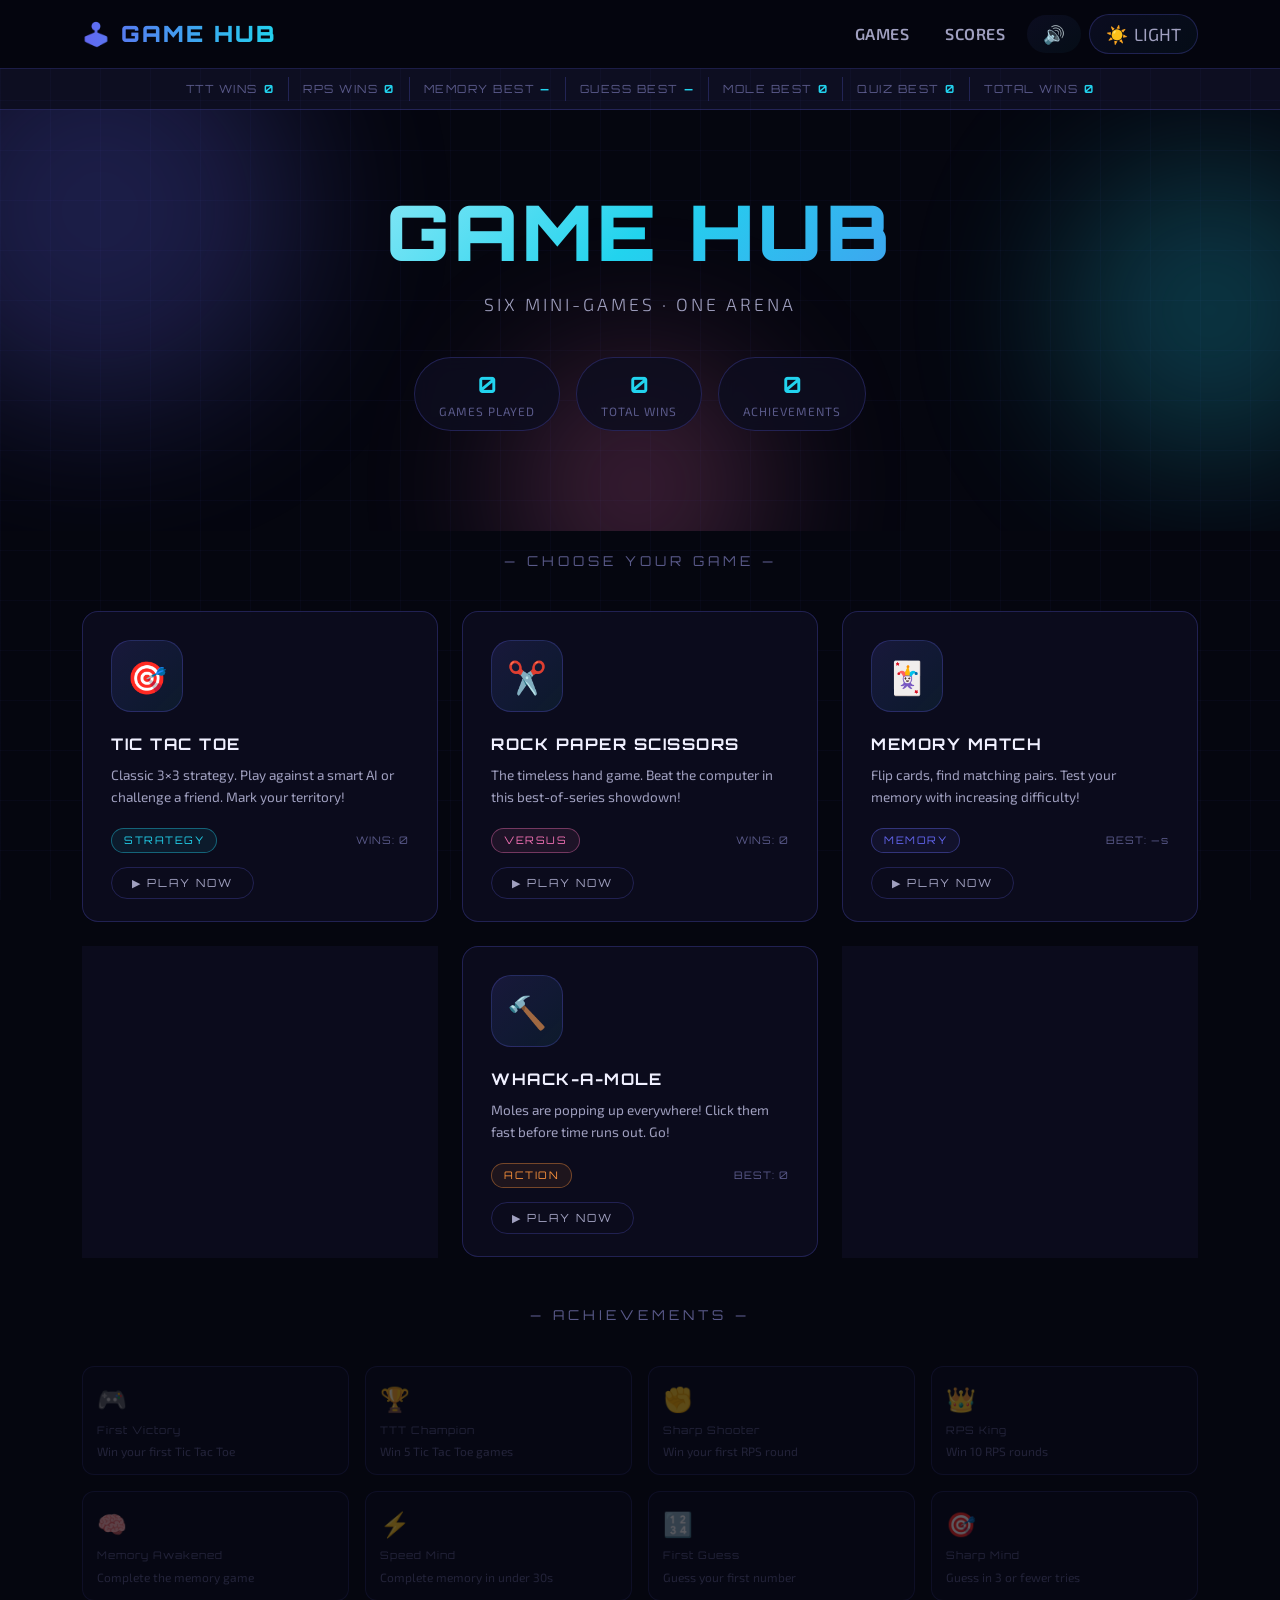
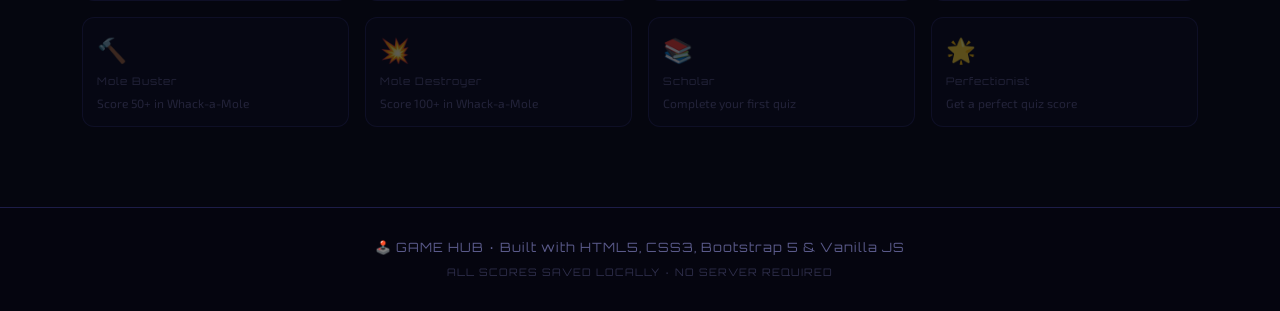
<file: index.html>
<!DOCTYPE html>
<html lang="en">
<head>
  <meta charset="UTF-8"/>
  <meta name="viewport" content="width=device-width, initial-scale=1.0"/>
  <title>Game Hub — Neon Arcade</title>
  <link rel="icon" href="data:image/svg+xml,<svg xmlns='http://www.w3.org/2000/svg' viewBox='0 0 100 100'><text y='.9em' font-size='90'>🎮</text></svg>"/>
  <link href="https://cdn.jsdelivr.net/npm/bootstrap@5.3.0/dist/css/bootstrap.min.css" rel="stylesheet"/>
  <link rel="stylesheet" href="css/style.css"/>
</head>
<body>

<!-- Loading Screen -->
<div id="loading-screen">
  <div class="loader-logo">GAME HUB</div>
  <div class="loader-bar-wrap"><div class="loader-bar"></div></div>
  <div style="margin-top:16px;font-family:'Orbitron',monospace;font-size:0.65rem;letter-spacing:3px;color:#5a5a8a;">INITIALIZING...</div>
</div>

<!-- Navbar -->
<nav class="navbar navbar-expand-lg">
  <div class="container">
    <a class="navbar-brand" href="index.html">🕹️ GAME HUB</a>
    <button class="navbar-toggler border-0" type="button" data-bs-toggle="collapse" data-bs-target="#nav-menu"
      style="color:var(--text-secondary);font-size:1.3rem;">☰</button>
    <div class="collapse navbar-collapse" id="nav-menu">
      <ul class="navbar-nav ms-auto align-items-center gap-2">
        <li class="nav-item"><a class="nav-link" href="#games">GAMES</a></li>
        <li class="nav-item"><a class="nav-link" href="#scores">SCORES</a></li>
        <li class="nav-item">
          <button id="sound-toggle" class="theme-toggle border-0">🔊</button>
        </li>
        <li class="nav-item">
          <button id="theme-toggle" class="theme-toggle">☀️ <span>LIGHT</span></button>
        </li>
      </ul>
    </div>
  </div>
</nav>

<!-- Score Bar -->
<div class="score-bar" id="scores">
  <div class="container d-flex flex-wrap justify-content-center">
    <div class="score-item">
      <span class="score-label">TTT WINS</span>
      <span class="score-value" id="sb-ttt">0</span>
    </div>
    <div class="score-item">
      <span class="score-label">RPS WINS</span>
      <span class="score-value" id="sb-rps">0</span>
    </div>
    <div class="score-item">
      <span class="score-label">MEMORY BEST</span>
      <span class="score-value" id="sb-mem">—</span>
    </div>
    <div class="score-item">
      <span class="score-label">GUESS BEST</span>
      <span class="score-value" id="sb-num">—</span>
    </div>
    <div class="score-item">
      <span class="score-label">MOLE BEST</span>
      <span class="score-value" id="sb-mole">0</span>
    </div>
    <div class="score-item">
      <span class="score-label">QUIZ BEST</span>
      <span class="score-value" id="sb-quiz">0</span>
    </div>
    <div class="score-item">
      <span class="score-label">TOTAL WINS</span>
      <span class="score-value" id="total-wins">0</span>
    </div>
  </div>
</div>

<!-- Hero -->
<section class="hero">
  <div class="hero-bg-orbs">
    <div class="orb orb-1"></div>
    <div class="orb orb-2"></div>
    <div class="orb orb-3"></div>
  </div>
  <div class="hero-content">
    <h1 class="hero-title">GAME HUB</h1>
    <p class="hero-subtitle">Six Mini-Games · One Arena</p>
    <div class="stats-row">
      <div class="stat-pill">
        <div>
          <div class="stat-number" id="total-games-played">0</div>
          <div class="stat-text">Games Played</div>
        </div>
      </div>
      <div class="stat-pill">
        <div>
          <div class="stat-number" id="total-wins-hero">0</div>
          <div class="stat-text">Total Wins</div>
        </div>
      </div>
      <div class="stat-pill">
        <div>
          <div class="stat-number" id="achievements-count">0</div>
          <div class="stat-text">Achievements</div>
        </div>
      </div>
    </div>
  </div>
</section>

<!-- Games Grid -->
<section class="games-section" id="games">
  <div class="container">
    <div class="section-title">— Choose Your Game —</div>
    <div class="row g-4">

      <!-- Tic Tac Toe -->
      <div class="col-12 col-sm-6 col-lg-4">
        <a href="tictactoe.html" class="game-card game-card-1" style="text-decoration:none">
          <div class="game-card-body">
            <div class="game-icon-wrap">🎯</div>
            <div class="game-title">TIC TAC TOE</div>
            <div class="game-desc">Classic 3×3 strategy. Play against a smart AI or challenge a friend. Mark your territory!</div>
            <div class="game-meta">
              <span class="game-badge badge-cyan">STRATEGY</span>
              <div>
                <div class="game-score-display">WINS: <span id="card-ttt">0</span></div>
              </div>
            </div>
            <div style="margin-top:16px"><span class="play-btn">▶ PLAY NOW</span></div>
          </div>
        </a>
      </div>

      <!-- Rock Paper Scissors -->
      <div class="col-12 col-sm-6 col-lg-4">
        <a href="rps.html" class="game-card game-card-2" style="text-decoration:none">
          <div class="game-card-body">
            <div class="game-icon-wrap">✂️</div>
            <div class="game-title">ROCK PAPER SCISSORS</div>
            <div class="game-desc">The timeless hand game. Beat the computer in this best-of-series showdown!</div>
            <div class="game-meta">
              <span class="game-badge badge-pink">VERSUS</span>
              <div>
                <div class="game-score-display">WINS: <span id="card-rps">0</span></div>
              </div>
            </div>
            <div style="margin-top:16px"><span class="play-btn">▶ PLAY NOW</span></div>
          </div>
        </a>
      </div>

      <!-- Memory Game -->
      <div class="col-12 col-sm-6 col-lg-4">
        <a href="memory.html" class="game-card game-card-3" style="text-decoration:none">
          <div class="game-card-body">
            <div class="game-icon-wrap">🃏</div>
            <div class="game-title">MEMORY MATCH</div>
            <div class="game-desc">Flip cards, find matching pairs. Test your memory with increasing difficulty!</div>
            <div class="game-meta">
              <span class="game-badge badge-purple">MEMORY</span>
              <div>
                <div class="game-score-display">BEST: <span id="card-mem">—</span>s</div>
              </div>
            </div>
            <div style="margin-top:16px"><span class="play-btn">▶ PLAY NOW</span></div>
          </div>
        </a>
      </div>

      <!-- Number Guess -->
      <div class="col-12 col-sm-6 col-lg-4">
        <a href="numguess.html" class="game-card game-card-4" style="text-decoration:none">
          <div class="game-card-body">
            <div class="game-icon-wrap">🔢</div>
            <div class="game-title">NUMBER GUESSER</div>
            <div class="game-desc">A secret number is hidden. Use hot/cold hints to find it with fewest guesses!</div>
            <div class="game-meta">
              <span class="game-badge badge-green">PUZZLE</span>
              <div>
                <div class="game-score-display">BEST: <span id="card-num">—</span> tries</div>
              </div>
            </div>
            <div style="margin-top:16px"><span class="play-btn">▶ PLAY NOW</span></div>
          </div>
        </a>
      </div>

      <!-- Whack a Mole -->
      <div class="col-12 col-sm-6 col-lg-4">
        <a href="mole.html" class="game-card game-card-5" style="text-decoration:none">
          <div class="game-card-body">
            <div class="game-icon-wrap">🔨</div>
            <div class="game-title">WHACK-A-MOLE</div>
            <div class="game-desc">Moles are popping up everywhere! Click them fast before time runs out. Go!</div>
            <div class="game-meta">
              <span class="game-badge badge-orange">ACTION</span>
              <div>
                <div class="game-score-display">BEST: <span id="card-mole">0</span></div>
              </div>
            </div>
            <div style="margin-top:16px"><span class="play-btn">▶ PLAY NOW</span></div>
          </div>
        </a>
      </div>

      <!-- Quiz Game -->
      <div class="col-12 col-sm-6 col-lg-4">
        <a href="quiz.html" class="game-card game-card-6" style="text-decoration:none">
          <div class="game-card-body">
            <div class="game-icon-wrap">🧠</div>
            <div class="game-title">TRIVIA QUIZ</div>
            <div class="game-desc">Test your knowledge across science, history, geography, and pop culture!</div>
            <div class="game-meta">
              <span class="game-badge badge-yellow">TRIVIA</span>
              <div>
                <div class="game-score-display">BEST: <span id="card-quiz">0</span>/10</div>
              </div>
            </div>
            <div style="margin-top:16px"><span class="play-btn">▶ PLAY NOW</span></div>
          </div>
        </a>
      </div>

    </div>

    <!-- Achievements Section -->
    <div class="mt-5">
      <div class="section-title">— Achievements —</div>
      <div id="achievements-grid" class="row g-3"></div>
    </div>

  </div>
</section>

<!-- Footer -->
<footer class="footer">
  <div class="container">
    <div>🕹️ GAME HUB · Built with HTML5, CSS3, Bootstrap 5 & Vanilla JS</div>
    <div style="margin-top:8px;font-size:0.65rem;opacity:0.5">ALL SCORES SAVED LOCALLY · NO SERVER REQUIRED</div>
  </div>
</footer>

<script src="https://cdn.jsdelivr.net/npm/bootstrap@5.3.0/dist/js/bootstrap.bundle.min.js"></script>
<script src="js/utils.js"></script>
<script>
  // Update all score displays on home page
  function refreshHomeScores() {
    const ttt = getScore('tictactoe');
    const rps = getScore('rps');
    const mem = getScore('memory');
    const num = getScore('numguess');
    const mole = getScore('mole');
    const quiz = getScore('quiz');

    document.getElementById('sb-ttt').textContent = ttt.wins || 0;
    document.getElementById('sb-rps').textContent = rps.wins || 0;
    document.getElementById('sb-mem').textContent = mem.best || '—';
    document.getElementById('sb-num').textContent = num.best || '—';
    document.getElementById('sb-mole').textContent = mole.best || 0;
    document.getElementById('sb-quiz').textContent = quiz.best || 0;

    document.getElementById('card-ttt').textContent = ttt.wins || 0;
    document.getElementById('card-rps').textContent = rps.wins || 0;
    document.getElementById('card-mem').textContent = mem.best || '—';
    document.getElementById('card-num').textContent = num.best || '—';
    document.getElementById('card-mole').textContent = mole.best || 0;
    document.getElementById('card-quiz').textContent = (quiz.best || 0) + '/10';

    const totalWins = (ttt.wins||0)+(rps.wins||0)+(mem.wins||0)+(num.wins||0)+(mole.wins||0)+(quiz.wins||0);
    const totalPlayed = (ttt.total||0)+(rps.total||0)+(mem.total||0)+(num.total||0)+(mole.total||0)+(quiz.total||0);
    document.getElementById('total-wins').textContent = totalWins;
    document.getElementById('total-wins-hero').textContent = totalWins;
    document.getElementById('total-games-played').textContent = totalPlayed;

    const unlocked = JSON.parse(localStorage.getItem('gh_achievements') || '[]');
    document.getElementById('achievements-count').textContent = unlocked.length;
    renderAchievements(unlocked);
  }

  const ALL_ACHIEVEMENTS = [
    { key: 'ttt_win1', label: '🎮 First Victory', desc: 'Win your first Tic Tac Toe' },
    { key: 'ttt_win5', label: '🏆 TTT Champion', desc: 'Win 5 Tic Tac Toe games' },
    { key: 'rps_win1', label: '✊ Sharp Shooter', desc: 'Win your first RPS round' },
    { key: 'rps_win10', label: '👑 RPS King', desc: 'Win 10 RPS rounds' },
    { key: 'mem_win1', label: '🧠 Memory Awakened', desc: 'Complete the memory game' },
    { key: 'mem_fast', label: '⚡ Speed Mind', desc: 'Complete memory in under 30s' },
    { key: 'num_win1', label: '🔢 First Guess', desc: 'Guess your first number' },
    { key: 'num_easy', label: '🎯 Sharp Mind', desc: 'Guess in 3 or fewer tries' },
    { key: 'mole_50', label: '🔨 Mole Buster', desc: 'Score 50+ in Whack-a-Mole' },
    { key: 'mole_100', label: '💥 Mole Destroyer', desc: 'Score 100+ in Whack-a-Mole' },
    { key: 'quiz_first', label: '📚 Scholar', desc: 'Complete your first quiz' },
    { key: 'quiz_perfect', label: '🌟 Perfectionist', desc: 'Get a perfect quiz score' },
  ];

  function renderAchievements(unlocked) {
    const grid = document.getElementById('achievements-grid');
    grid.innerHTML = ALL_ACHIEVEMENTS.map(a => {
      const done = unlocked.includes(a.key);
      return `<div class="col-6 col-md-4 col-lg-3">
        <div style="background:var(--bg-card);border:1px solid var(--glass-border);border-radius:12px;padding:14px;opacity:${done?1:0.35};transition:opacity 0.3s;${done?'border-color:rgba(250,204,21,0.4);':''}" >
          <div style="font-size:1.5rem;margin-bottom:6px">${a.label.split(' ')[0]}</div>
          <div style="font-family:var(--font-display);font-size:0.65rem;letter-spacing:1px;color:${done?'var(--neon-yellow)':'var(--text-muted)'};margin-bottom:4px">${a.label.split(' ').slice(1).join(' ')}</div>
          <div style="font-size:0.75rem;color:var(--text-muted)">${a.desc}</div>
          ${done?'<div style="font-family:var(--font-display);font-size:0.6rem;color:var(--neon-green);margin-top:6px;letter-spacing:1px">✓ UNLOCKED</div>':''}
        </div>
      </div>`;
    }).join('');
  }

  document.addEventListener('DOMContentLoaded', refreshHomeScores);
</script>
</body>
</html>
</file>
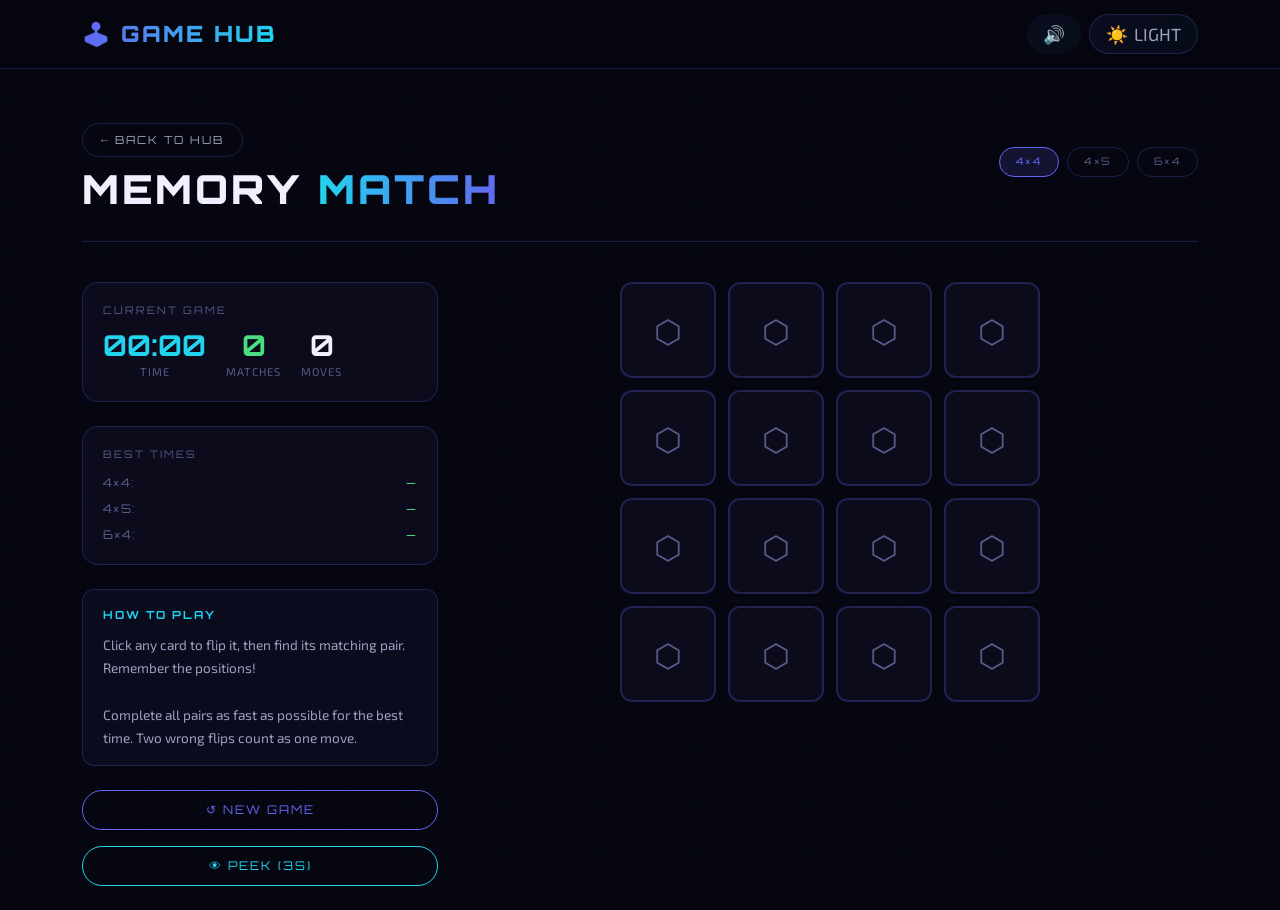
<file: memory.html>
<!DOCTYPE html>
<html lang="en">
<head>
  <meta charset="UTF-8"/>
  <meta name="viewport" content="width=device-width, initial-scale=1.0"/>
  <title>Memory Match — Game Hub</title>
  <link rel="icon" href="data:image/svg+xml,<svg xmlns='http://www.w3.org/2000/svg' viewBox='0 0 100 100'><text y='.9em' font-size='90'>🃏</text></svg>"/>
  <link href="https://cdn.jsdelivr.net/npm/bootstrap@5.3.0/dist/css/bootstrap.min.css" rel="stylesheet"/>
  <link rel="stylesheet" href="css/style.css"/>
</head>
<body>
<div id="loading-screen">
  <div class="loader-logo">MEMORY</div>
  <div class="loader-bar-wrap"><div class="loader-bar"></div></div>
</div>

<nav class="navbar navbar-expand-lg">
  <div class="container">
    <a class="navbar-brand" href="index.html">🕹️ GAME HUB</a>
    <div class="ms-auto d-flex gap-2">
      <button id="sound-toggle" class="theme-toggle border-0">🔊</button>
      <button id="theme-toggle" class="theme-toggle">☀️ <span>LIGHT</span></button>
    </div>
  </div>
</nav>

<main class="container py-4">
  <div class="game-page-header d-flex justify-content-between align-items-center flex-wrap gap-3">
    <div>
      <a href="index.html" class="back-btn mb-2 d-inline-flex">← BACK TO HUB</a>
      <h1 class="game-page-title">MEMORY <span>MATCH</span></h1>
    </div>
    <div class="difficulty-tabs">
      <button class="diff-tab active" data-size="4x4">4×4</button>
      <button class="diff-tab" data-size="4x5">4×5</button>
      <button class="diff-tab" data-size="6x4">6×4</button>
    </div>
  </div>

  <div class="row g-4">
    <div class="col-lg-4 col-md-5">
      <div class="score-panel">
        <div class="score-title">CURRENT GAME</div>
        <div class="score-nums">
          <div class="score-num-item">
            <div class="score-num-value cyan-color" id="timer-display">00:00</div>
            <div class="score-num-label">TIME</div>
          </div>
          <div class="score-num-item">
            <div class="score-num-value win-color" id="matches-display">0</div>
            <div class="score-num-label">MATCHES</div>
          </div>
          <div class="score-num-item">
            <div class="score-num-value" id="moves-display">0</div>
            <div class="score-num-label">MOVES</div>
          </div>
        </div>
      </div>

      <div class="score-panel">
        <div class="score-title">BEST TIMES</div>
        <div style="font-family:var(--font-display);font-size:0.75rem;letter-spacing:1px;color:var(--text-secondary)">
          <div class="d-flex justify-content-between mb-2">
            <span style="color:var(--text-muted)">4×4:</span>
            <span id="best-4x4" class="win-color">—</span>
          </div>
          <div class="d-flex justify-content-between mb-2">
            <span style="color:var(--text-muted)">4×5:</span>
            <span id="best-4x5" class="win-color">—</span>
          </div>
          <div class="d-flex justify-content-between">
            <span style="color:var(--text-muted)">6×4:</span>
            <span id="best-6x4" class="win-color">—</span>
          </div>
        </div>
      </div>

      <div class="instructions-box">
        <strong>HOW TO PLAY</strong>
        Click any card to flip it, then find its matching pair. Remember the positions!<br/><br/>
        Complete all pairs as fast as possible for the best time. Two wrong flips count as one move.
      </div>
      <button class="btn-neon btn-neon-purple w-100 mb-3" id="btn-reset">↺ NEW GAME</button>
      <button class="btn-neon btn-neon-cyan w-100" id="btn-peek">👁 PEEK (3s)</button>
    </div>

    <div class="col-lg-8 col-md-7 d-flex flex-column align-items-center">
      <div class="memory-board" id="memory-board"></div>
    </div>
  </div>
</main>

<!-- Result Modal -->
<div class="modal fade" id="result-modal" tabindex="-1" aria-hidden="true">
  <div class="modal-dialog modal-dialog-centered">
    <div class="modal-content text-center p-2">
      <div class="modal-body py-4">
        <span class="result-emoji">🎉</span>
        <div class="result-title">BOARD CLEARED!</div>
        <div class="result-subtitle" id="modal-subtitle">Amazing memory!</div>
        <div style="margin-top:16px;" id="modal-stats"></div>
      </div>
      <div class="modal-footer justify-content-center border-0 pb-4">
        <button class="btn-neon btn-neon-purple me-2" id="modal-play-again" data-bs-dismiss="modal">▶ PLAY AGAIN</button>
        <button class="btn-neon btn-neon-cyan" onclick="window.location.href='index.html'">← HUB</button>
      </div>
    </div>
  </div>
</div>

<script src="https://cdn.jsdelivr.net/npm/bootstrap@5.3.0/dist/js/bootstrap.bundle.min.js"></script>
<script src="js/utils.js"></script>
<script>
/* ── Memory Match ── */
const CARD_SETS = {
  animals: ['🐶','🐱','🐭','🐹','🐰','🦊','🐻','🐼','🐨','🐯','🦁','🐮'],
};

let gridSize = { cols:4, rows:4 };
let cards = [];
let flipped = [];
let matched = 0;
let moves = 0;
let totalPairs = 0;
let timerInterval = null;
let seconds = 0;
let canFlip = true;
let gameStarted = false;
let currentSizeKey = '4x4';

const board = document.getElementById('memory-board');
const modal = new bootstrap.Modal(document.getElementById('result-modal'));

function initMemory() {
  clearInterval(timerInterval);
  seconds = 0; moves = 0; matched = 0; gameStarted = false;
  flipped = []; canFlip = true;
  updateTimerDisplay(0);
  document.getElementById('matches-display').textContent = 0;
  document.getElementById('moves-display').textContent = 0;

  const { cols, rows } = gridSize;
  totalPairs = (cols * rows) / 2;
  const allEmojis = CARD_SETS.animals;
  const chosen = allEmojis.slice(0, totalPairs);
  cards = shuffle([...chosen, ...chosen]);

  // Set grid columns
  board.style.gridTemplateColumns = `repeat(${cols}, 1fr)`;
  const maxW = cols === 6 ? 480 : 420;
  board.style.maxWidth = maxW + 'px';

  board.innerHTML = cards.map((emoji, i) => `
    <div class="memory-card" data-index="${i}" data-emoji="${emoji}">
      <div class="memory-card-inner">
        <div class="memory-card-front">⬡</div>
        <div class="memory-card-back">${emoji}</div>
      </div>
    </div>
  `).join('');

  board.querySelectorAll('.memory-card').forEach(card => {
    card.addEventListener('click', () => handleCardClick(card));
  });

  refreshBestTimes();
}

function handleCardClick(card) {
  if (!canFlip || card.classList.contains('flipped') || card.classList.contains('matched')) return;
  if (!gameStarted) startTimer();

  playSound('flip');
  card.classList.add('flipped');
  flipped.push(card);

  if (flipped.length === 2) {
    canFlip = false;
    moves++;
    document.getElementById('moves-display').textContent = moves;
    checkMatch();
  }
}

function checkMatch() {
  const [a, b] = flipped;
  if (a.dataset.emoji === b.dataset.emoji) {
    a.classList.add('matched');
    b.classList.add('matched');
    playSound('match');
    matched++;
    document.getElementById('matches-display').textContent = matched;
    flipped = [];
    canFlip = true;
    if (matched === totalPairs) onWin();
  } else {
    setTimeout(() => {
      a.classList.remove('flipped');
      b.classList.remove('flipped');
      flipped = [];
      canFlip = true;
    }, 900);
  }
}

function onWin() {
  clearInterval(timerInterval);
  playSound('win');
  launchConfetti(50);
  incrementScore('memory', 'wins');

  // Save best time
  const bestKey = `gh_mem_best_${currentSizeKey}`;
  const prev = parseInt(localStorage.getItem(bestKey)) || Infinity;
  if (seconds < prev) {
    localStorage.setItem(bestKey, seconds);
    const s = getScore('memory');
    if (currentSizeKey === '4x4') {
      s.best = seconds;
      localStorage.setItem('gh_score_mem', JSON.stringify(s));
    }
    checkAchievements('memory', s);
  }

  const isNew = seconds < (parseInt(localStorage.getItem(bestKey+'_old'))||Infinity);
  const m = Math.floor(seconds/60).toString().padStart(2,'0');
  const sec = (seconds%60).toString().padStart(2,'0');
  document.getElementById('modal-subtitle').textContent = isNew ? '🏆 New Best Time!' : 'Board cleared!';
  document.getElementById('modal-stats').innerHTML = `
    <div style="font-family:var(--font-display);font-size:0.8rem;color:var(--text-secondary);line-height:2">
      <div>⏱ Time: <span style="color:var(--neon-cyan)">${m}:${sec}</span></div>
      <div>🎯 Moves: <span style="color:var(--neon-purple)">${moves}</span></div>
      <div>⚡ Accuracy: <span style="color:var(--neon-green)">${Math.round((totalPairs/moves)*100)}%</span></div>
    </div>`;
  setTimeout(() => modal.show(), 400);
  refreshBestTimes();
}

function startTimer() {
  gameStarted = true;
  clearInterval(timerInterval);
  timerInterval = setInterval(() => {
    seconds++;
    updateTimerDisplay(seconds);
  }, 1000);
}

function updateTimerDisplay(s) {
  const m = Math.floor(s/60).toString().padStart(2,'0');
  const sec = (s%60).toString().padStart(2,'0');
  document.getElementById('timer-display').textContent = `${m}:${sec}`;
}

function refreshBestTimes() {
  ['4x4','4x5','6x4'].forEach(key => {
    const best = localStorage.getItem(`gh_mem_best_${key}`);
    const el = document.getElementById(`best-${key}`);
    if (el && best) {
      const m = Math.floor(best/60).toString().padStart(2,'0');
      const s = (best%60).toString().padStart(2,'0');
      el.textContent = `${m}:${s}`;
    }
  });
}

// Peek feature
let peekUsed = false;
document.getElementById('btn-peek').addEventListener('click', () => {
  if (peekUsed) return;
  peekUsed = true;
  document.getElementById('btn-peek').textContent = '👁 PEEK (USED)';
  document.getElementById('btn-peek').style.opacity = '0.4';
  canFlip = false;
  board.querySelectorAll('.memory-card:not(.matched)').forEach(c => c.classList.add('flipped'));
  setTimeout(() => {
    board.querySelectorAll('.memory-card:not(.matched)').forEach(c => c.classList.remove('flipped'));
    canFlip = true;
  }, 3000);
});

// Difficulty tabs
document.querySelectorAll('.diff-tab').forEach(tab => {
  tab.addEventListener('click', () => {
    document.querySelectorAll('.diff-tab').forEach(t=>t.classList.remove('active'));
    tab.classList.add('active');
    currentSizeKey = tab.dataset.size;
    if (currentSizeKey === '4x4') gridSize = {cols:4, rows:4};
    else if (currentSizeKey === '4x5') gridSize = {cols:4, rows:5};
    else gridSize = {cols:6, rows:4};
    peekUsed = false;
    document.getElementById('btn-peek').textContent = '👁 PEEK (3s)';
    document.getElementById('btn-peek').style.opacity = '1';
    initMemory();
  });
});

document.getElementById('btn-reset').addEventListener('click', () => { peekUsed=false; document.getElementById('btn-peek').textContent='👁 PEEK (3s)'; document.getElementById('btn-peek').style.opacity='1'; initMemory(); });
document.getElementById('modal-play-again').addEventListener('click', () => { peekUsed=false; document.getElementById('btn-peek').textContent='👁 PEEK (3s)'; document.getElementById('btn-peek').style.opacity='1'; initMemory(); });

function shuffle(a) {
  for (let i=a.length-1;i>0;i--) {
    const j=Math.floor(Math.random()*(i+1));
    [a[i],a[j]]=[a[j],a[i]];
  }
  return a;
}

document.addEventListener('DOMContentLoaded', initMemory);
</script>
</body>
</html>
</file>
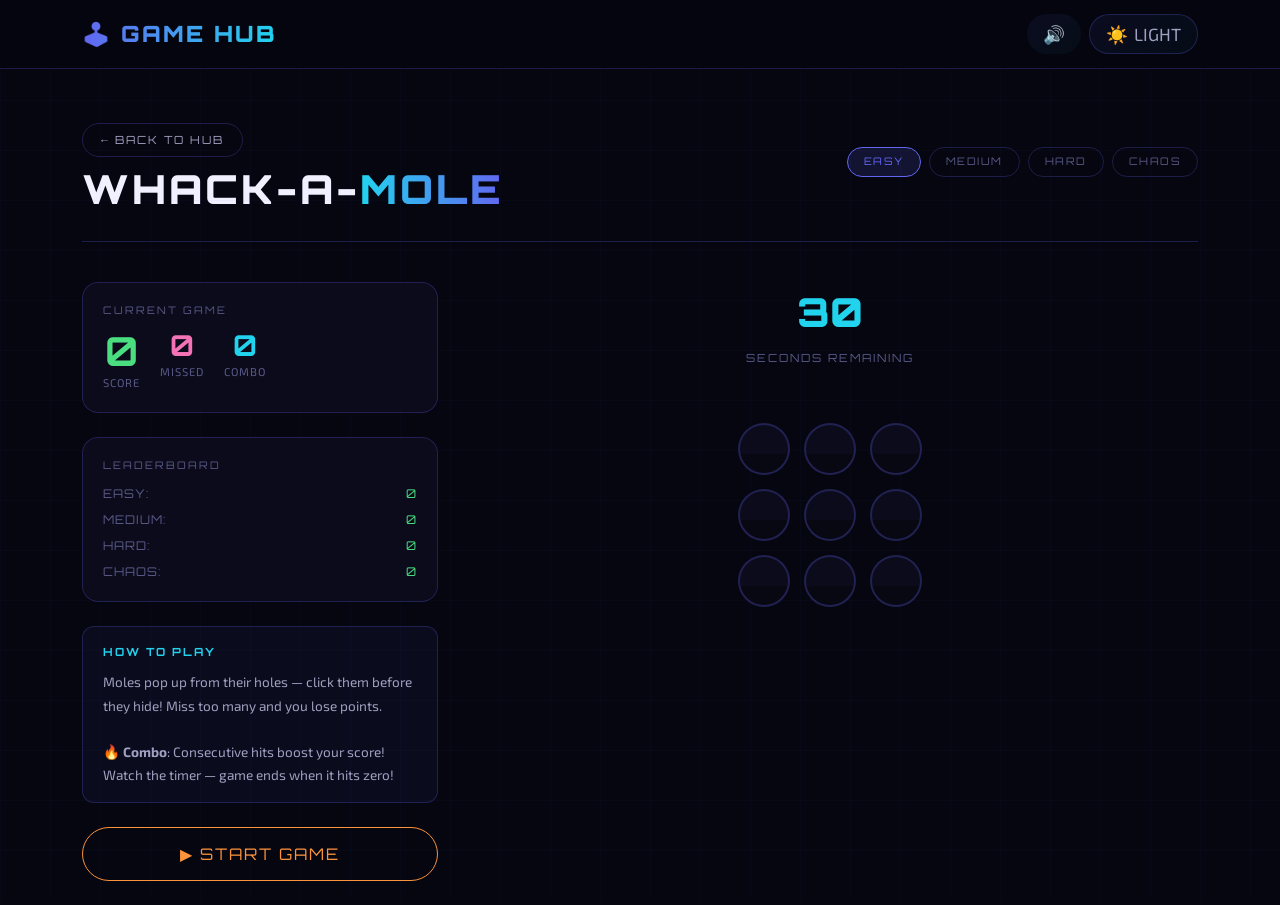
<file: mole.html>
<!DOCTYPE html>
<html lang="en">
<head>
  <meta charset="UTF-8"/>
  <meta name="viewport" content="width=device-width, initial-scale=1.0"/>
  <title>Whack-a-Mole — Game Hub</title>
  <link rel="icon" href="data:image/svg+xml,<svg xmlns='http://www.w3.org/2000/svg' viewBox='0 0 100 100'><text y='.9em' font-size='90'>🔨</text></svg>"/>
  <link href="https://cdn.jsdelivr.net/npm/bootstrap@5.3.0/dist/css/bootstrap.min.css" rel="stylesheet"/>
  <link rel="stylesheet" href="css/style.css"/>
</head>
<body>
<div id="loading-screen">
  <div class="loader-logo">WHACK!</div>
  <div class="loader-bar-wrap"><div class="loader-bar"></div></div>
</div>

<nav class="navbar navbar-expand-lg">
  <div class="container">
    <a class="navbar-brand" href="index.html">🕹️ GAME HUB</a>
    <div class="ms-auto d-flex gap-2">
      <button id="sound-toggle" class="theme-toggle border-0">🔊</button>
      <button id="theme-toggle" class="theme-toggle">☀️ <span>LIGHT</span></button>
    </div>
  </div>
</nav>

<main class="container py-4">
  <div class="game-page-header d-flex justify-content-between align-items-center flex-wrap gap-3">
    <div>
      <a href="index.html" class="back-btn mb-2 d-inline-flex">← BACK TO HUB</a>
      <h1 class="game-page-title">WHACK-A-<span>MOLE</span></h1>
    </div>
    <div class="difficulty-tabs">
      <button class="diff-tab active" data-speed="1000" data-duration="30">EASY</button>
      <button class="diff-tab" data-speed="700" data-duration="30">MEDIUM</button>
      <button class="diff-tab" data-speed="450" data-duration="25">HARD</button>
      <button class="diff-tab" data-speed="280" data-duration="20">CHAOS</button>
    </div>
  </div>

  <div class="row g-4">
    <div class="col-lg-4 col-md-5">
      <div class="score-panel">
        <div class="score-title">CURRENT GAME</div>
        <div class="score-nums">
          <div class="score-num-item">
            <div class="score-num-value win-color" style="font-size:2.5rem" id="current-score">0</div>
            <div class="score-num-label">SCORE</div>
          </div>
          <div class="score-num-item">
            <div class="score-num-value lose-color" id="misses">0</div>
            <div class="score-num-label">MISSED</div>
          </div>
          <div class="score-num-item">
            <div class="score-num-value cyan-color" id="combo">0</div>
            <div class="score-num-label">COMBO</div>
          </div>
        </div>
      </div>

      <div class="score-panel">
        <div class="score-title">LEADERBOARD</div>
        <div style="font-family:var(--font-display);font-size:0.75rem;letter-spacing:1px;color:var(--text-secondary)">
          <div class="d-flex justify-content-between mb-2">
            <span style="color:var(--text-muted)">EASY:</span>
            <span id="lb-easy" class="win-color">0</span>
          </div>
          <div class="d-flex justify-content-between mb-2">
            <span style="color:var(--text-muted)">MEDIUM:</span>
            <span id="lb-medium" class="win-color">0</span>
          </div>
          <div class="d-flex justify-content-between mb-2">
            <span style="color:var(--text-muted)">HARD:</span>
            <span id="lb-hard" class="win-color">0</span>
          </div>
          <div class="d-flex justify-content-between">
            <span style="color:var(--text-muted)">CHAOS:</span>
            <span id="lb-chaos" class="win-color">0</span>
          </div>
        </div>
      </div>

      <div class="instructions-box">
        <strong>HOW TO PLAY</strong>
        Moles pop up from their holes — click them before they hide! Miss too many and you lose points.<br/><br/>
        🔥 <b>Combo</b>: Consecutive hits boost your score!<br/>
        Watch the timer — game ends when it hits zero!
      </div>

      <button class="btn-neon btn-neon-orange w-100" id="btn-start" style="font-size:1rem;padding:14px">▶ START GAME</button>
    </div>

    <div class="col-lg-8 col-md-7 d-flex flex-column align-items-center">
      <!-- Timer -->
      <div class="wam-timer safe" id="wam-timer">30</div>
      <div style="font-family:var(--font-display);font-size:0.7rem;letter-spacing:2px;color:var(--text-muted);margin-bottom:16px">SECONDS REMAINING</div>

      <!-- Combo display -->
      <div id="combo-display" style="font-family:var(--font-display);font-size:1rem;letter-spacing:2px;color:var(--neon-orange);min-height:28px;margin-bottom:12px"></div>

      <!-- Grid -->
      <div class="mole-grid" id="mole-grid">
        <div class="mole-hole" data-hole="0"><span class="mole-emoji">🐹</span></div>
        <div class="mole-hole" data-hole="1"><span class="mole-emoji">🐹</span></div>
        <div class="mole-hole" data-hole="2"><span class="mole-emoji">🐹</span></div>
        <div class="mole-hole" data-hole="3"><span class="mole-emoji">🐹</span></div>
        <div class="mole-hole" data-hole="4"><span class="mole-emoji">🐹</span></div>
        <div class="mole-hole" data-hole="5"><span class="mole-emoji">🐹</span></div>
        <div class="mole-hole" data-hole="6"><span class="mole-emoji">🐹</span></div>
        <div class="mole-hole" data-hole="7"><span class="mole-emoji">🐹</span></div>
        <div class="mole-hole" data-hole="8"><span class="mole-emoji">🐹</span></div>
      </div>

      <!-- Start overlay -->
      <div id="game-overlay" style="position:absolute;display:flex;align-items:center;justify-content:center;pointer-events:none;z-index:10">
        <div id="countdown-txt" style="font-family:var(--font-display);font-size:4rem;font-weight:900;color:var(--neon-orange);text-shadow:0 0 40px var(--neon-orange)"></div>
      </div>
    </div>
  </div>
</main>

<!-- Result Modal -->
<div class="modal fade" id="result-modal" tabindex="-1" aria-hidden="true">
  <div class="modal-dialog modal-dialog-centered">
    <div class="modal-content text-center p-2">
      <div class="modal-body py-4">
        <span class="result-emoji" id="modal-emoji">🔨</span>
        <div class="result-title" id="modal-title">TIME'S UP!</div>
        <div class="result-subtitle" id="modal-subtitle"></div>
        <div style="margin-top:16px" id="modal-stats"></div>
      </div>
      <div class="modal-footer justify-content-center border-0 pb-4">
        <button class="btn-neon btn-neon-orange me-2" id="modal-again" data-bs-dismiss="modal">▶ PLAY AGAIN</button>
        <button class="btn-neon btn-neon-purple" onclick="window.location.href='index.html'">← HUB</button>
      </div>
    </div>
  </div>
</div>

<script src="https://cdn.jsdelivr.net/npm/bootstrap@5.3.0/dist/js/bootstrap.bundle.min.js"></script>
<script src="js/utils.js"></script>
<script>
/* ── Whack-a-Mole ── */
let score = 0, misses = 0, combo = 0, maxCombo = 0;
let gameRunning = false;
let timeLeft = 30;
let moleSpeed = 1000;
let gameDuration = 30;
let timerInterval = null;
let moleTimeout = null;
let activeMole = -1;
let activeMoleTimeout = null;
let currentDiff = 'easy';

const modal = new bootstrap.Modal(document.getElementById('result-modal'));
const holes = document.querySelectorAll('.mole-hole');

function initGame() {
  score = 0; misses = 0; combo = 0; maxCombo = 0;
  timeLeft = gameDuration;
  updateDisplay();
  document.getElementById('wam-timer').textContent = gameDuration;
  document.getElementById('wam-timer').className = 'wam-timer safe';
  deactivateAllMoles();
  document.getElementById('combo-display').textContent = '';
  document.getElementById('btn-start').textContent = '▶ START GAME';
  gameRunning = false;
}

async function startGame() {
  if (gameRunning) return;
  document.getElementById('btn-start').textContent = '⏹ STOP GAME';
  document.getElementById('btn-start').onclick = stopGame;

  // Countdown
  for (const n of ['3','2','1','GO!']) {
    document.getElementById('countdown-txt').textContent = n;
    playSound('tick');
    await delay(400);
  }
  document.getElementById('countdown-txt').textContent = '';

  score = 0; misses = 0; combo = 0; maxCombo = 0;
  timeLeft = gameDuration;
  gameRunning = true;
  updateDisplay();
  tickTimer();
  scheduleNextMole();
}

function stopGame() {
  endGame();
}

function tickTimer() {
  clearInterval(timerInterval);
  timerInterval = setInterval(() => {
    if (!gameRunning) return;
    timeLeft--;
    document.getElementById('wam-timer').textContent = timeLeft;

    if (timeLeft <= 10) {
      document.getElementById('wam-timer').className = 'wam-timer danger';
      playSound('tick');
    }

    if (timeLeft <= 0) {
      clearInterval(timerInterval);
      endGame();
    }
  }, 1000);
}

function scheduleNextMole() {
  if (!gameRunning) return;
  // Deactivate previous
  deactivateAllMoles();

  // Pick random hole
  const available = Array.from({length:9},(_,i)=>i);
  const hole = available[Math.floor(Math.random() * available.length)];
  activeMole = hole;
  holes[hole].classList.add('active');

  // Auto-deactivate after speed
  clearTimeout(activeMoleTimeout);
  activeMoleTimeout = setTimeout(() => {
    if (gameRunning && holes[hole].classList.contains('active')) {
      holes[hole].classList.remove('active');
      misses++;
      combo = 0;
      document.getElementById('misses').textContent = misses;
      document.getElementById('combo').textContent = combo;
      document.getElementById('combo-display').textContent = '';
      activeMole = -1;
      scheduleNextMole();
    }
  }, moleSpeed * 0.9);

  moleTimeout = setTimeout(scheduleNextMole, moleSpeed);
}

function deactivateAllMoles() {
  holes.forEach(h => h.classList.remove('active'));
  activeMole = -1;
}

// Whack handler
holes.forEach((hole, i) => {
  hole.addEventListener('click', () => {
    if (!gameRunning || !hole.classList.contains('active')) return;
    hole.classList.remove('active');
    hole.classList.add('whacked');
    setTimeout(() => hole.classList.remove('whacked'), 200);
    playSound('whack');

    combo++;
    maxCombo = Math.max(maxCombo, combo);
    const bonus = combo >= 5 ? 3 : combo >= 3 ? 2 : 1;
    score += bonus;

    document.getElementById('combo').textContent = combo;

    if (combo > 1) {
      document.getElementById('combo-display').textContent = `🔥 ${combo}x COMBO! +${bonus}`;
    } else {
      document.getElementById('combo-display').textContent = '';
    }

    document.getElementById('current-score').textContent = score;

    // Floating score
    showFloatingScore(hole, `+${bonus}`);
  });
});

function showFloatingScore(hole, text) {
  const rect = hole.getBoundingClientRect();
  const el = document.createElement('div');
  el.style.cssText = `position:fixed;left:${rect.left+rect.width/2}px;top:${rect.top}px;font-family:var(--font-display);font-size:1.2rem;color:var(--neon-orange);font-weight:900;pointer-events:none;z-index:9999;transform:translateX(-50%);animation:float-up 0.8s ease forwards`;
  el.textContent = text;
  document.body.appendChild(el);
  setTimeout(() => el.remove(), 800);
}

// Add float-up keyframe
const style = document.createElement('style');
style.textContent = `@keyframes float-up{0%{opacity:1;transform:translateX(-50%) translateY(0)}100%{opacity:0;transform:translateX(-50%) translateY(-50px)}}`;
document.head.appendChild(style);

function endGame() {
  gameRunning = false;
  clearInterval(timerInterval);
  clearTimeout(moleTimeout);
  clearTimeout(activeMoleTimeout);
  deactivateAllMoles();

  document.getElementById('btn-start').textContent = '▶ START GAME';
  document.getElementById('btn-start').onclick = startGame;

  // Save best
  const bestKey = `gh_mole_best_${currentDiff}`;
  const prev = parseInt(localStorage.getItem(bestKey)) || 0;
  if (score > prev) localStorage.setItem(bestKey, score);

  const s = getScore('mole');
  if (score > (s.best||0)) {
    saveScore('mole', { ...s, best: score });
  }
  incrementScore('mole', 'total');
  refreshLeaderboard();

  const isNew = score > prev;
  document.getElementById('modal-emoji').textContent = score > 30 ? '🏆' : score > 15 ? '👍' : '🔨';
  document.getElementById('modal-title').textContent = `SCORE: ${score}${isNew?' 🆕 NEW BEST!':''}`;
  document.getElementById('modal-subtitle').textContent = score > 30 ? 'Outstanding mole-whacking skills!' : 'Keep practicing!';
  document.getElementById('modal-stats').innerHTML = `
    <div style="font-family:var(--font-display);font-size:0.8rem;color:var(--text-secondary);line-height:2">
      <div>🎯 Score: <span style="color:var(--neon-orange)">${score}</span></div>
      <div>❌ Missed: <span style="color:var(--neon-pink)">${misses}</span></div>
      <div>🔥 Best Combo: <span style="color:var(--neon-yellow)">${maxCombo}x</span></div>
    </div>`;

  if (score > 50) launchConfetti(30);
  modal.show();
}

function updateDisplay() {
  document.getElementById('current-score').textContent = score;
  document.getElementById('misses').textContent = misses;
  document.getElementById('combo').textContent = combo;
}

function refreshLeaderboard() {
  ['easy','medium','hard','chaos'].forEach(d => {
    const key = `gh_mole_best_${d}`;
    const el = document.getElementById(`lb-${d}`);
    if (el) el.textContent = localStorage.getItem(key) || 0;
  });
}

// Difficulty tabs
document.querySelectorAll('.diff-tab').forEach(tab => {
  tab.addEventListener('click', () => {
    document.querySelectorAll('.diff-tab').forEach(t=>t.classList.remove('active'));
    tab.classList.add('active');
    moleSpeed = parseInt(tab.dataset.speed);
    gameDuration = parseInt(tab.dataset.duration);
    currentDiff = tab.textContent.toLowerCase().trim();
    initGame();
  });
});

document.getElementById('btn-start').addEventListener('click', startGame);
document.getElementById('modal-again').addEventListener('click', () => { initGame(); setTimeout(startGame, 300); });

function delay(ms) { return new Promise(r=>setTimeout(r,ms)); }

document.addEventListener('DOMContentLoaded', () => { initGame(); refreshLeaderboard(); });
</script>
</body>
</html>
</file>
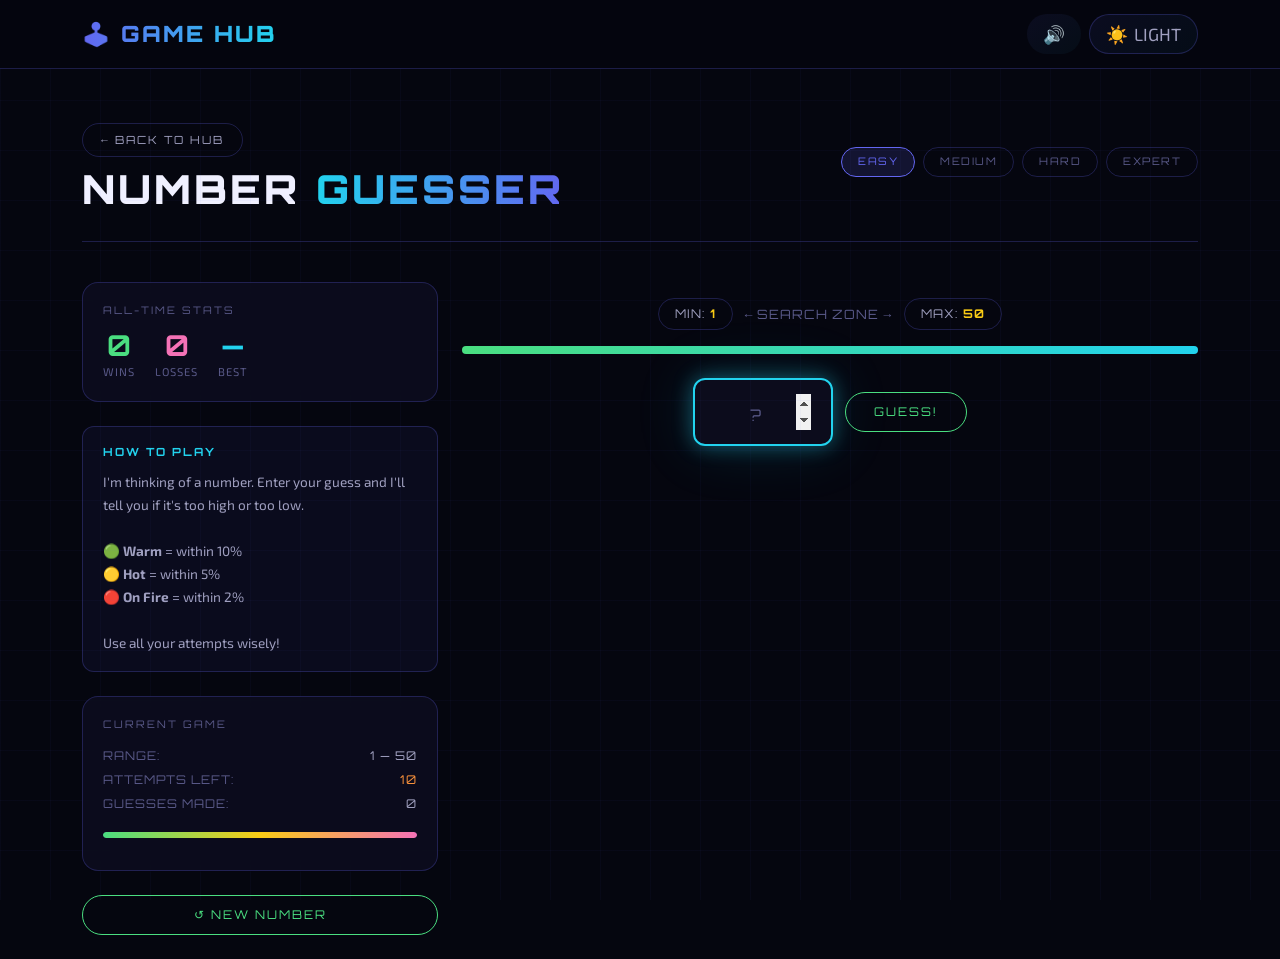
<file: numguess.html>
<!DOCTYPE html>
<html lang="en">
<head>
  <meta charset="UTF-8"/>
  <meta name="viewport" content="width=device-width, initial-scale=1.0"/>
  <title>Number Guesser — Game Hub</title>
  <link rel="icon" href="data:image/svg+xml,<svg xmlns='http://www.w3.org/2000/svg' viewBox='0 0 100 100'><text y='.9em' font-size='90'>🔢</text></svg>"/>
  <link href="https://cdn.jsdelivr.net/npm/bootstrap@5.3.0/dist/css/bootstrap.min.css" rel="stylesheet"/>
  <link rel="stylesheet" href="css/style.css"/>
</head>
<body>
<div id="loading-screen">
  <div class="loader-logo">GUESS</div>
  <div class="loader-bar-wrap"><div class="loader-bar"></div></div>
</div>

<nav class="navbar navbar-expand-lg">
  <div class="container">
    <a class="navbar-brand" href="index.html">🕹️ GAME HUB</a>
    <div class="ms-auto d-flex gap-2">
      <button id="sound-toggle" class="theme-toggle border-0">🔊</button>
      <button id="theme-toggle" class="theme-toggle">☀️ <span>LIGHT</span></button>
    </div>
  </div>
</nav>

<main class="container py-4">
  <div class="game-page-header d-flex justify-content-between align-items-center flex-wrap gap-3">
    <div>
      <a href="index.html" class="back-btn mb-2 d-inline-flex">← BACK TO HUB</a>
      <h1 class="game-page-title">NUMBER <span>GUESSER</span></h1>
    </div>
    <div class="difficulty-tabs">
      <button class="diff-tab active" data-max="50" data-attempts="10">EASY</button>
      <button class="diff-tab" data-max="100" data-attempts="8">MEDIUM</button>
      <button class="diff-tab" data-max="200" data-attempts="7">HARD</button>
      <button class="diff-tab" data-max="500" data-attempts="5">EXPERT</button>
    </div>
  </div>

  <div class="row g-4">
    <div class="col-lg-4 col-md-5">
      <div class="score-panel">
        <div class="score-title">ALL-TIME STATS</div>
        <div class="score-nums">
          <div class="score-num-item">
            <div class="score-num-value win-color" id="stat-wins">0</div>
            <div class="score-num-label">WINS</div>
          </div>
          <div class="score-num-item">
            <div class="score-num-value lose-color" id="stat-losses">0</div>
            <div class="score-num-label">LOSSES</div>
          </div>
          <div class="score-num-item">
            <div class="score-num-value cyan-color" id="stat-best">—</div>
            <div class="score-num-label">BEST</div>
          </div>
        </div>
      </div>

      <div class="instructions-box">
        <strong>HOW TO PLAY</strong>
        I'm thinking of a number. Enter your guess and I'll tell you if it's too high or too low.<br/><br/>
        🟢 <b>Warm</b> = within 10%<br/>
        🟡 <b>Hot</b> = within 5%<br/>
        🔴 <b>On Fire</b> = within 2%<br/><br/>
        Use all your attempts wisely!
      </div>

      <div class="score-panel">
        <div class="score-title">CURRENT GAME</div>
        <div style="font-family:var(--font-display);font-size:0.75rem;letter-spacing:1px;color:var(--text-secondary);line-height:2">
          <div class="d-flex justify-content-between">
            <span style="color:var(--text-muted)">RANGE:</span>
            <span>1 — <span id="info-max">50</span></span>
          </div>
          <div class="d-flex justify-content-between">
            <span style="color:var(--text-muted)">ATTEMPTS LEFT:</span>
            <span id="info-attempts" style="color:var(--neon-orange)">10</span>
          </div>
          <div class="d-flex justify-content-between">
            <span style="color:var(--text-muted)">GUESSES MADE:</span>
            <span id="info-count">0</span>
          </div>
        </div>
        <!-- Attempts bar -->
        <div class="attempts-bar mt-3">
          <div class="attempts-bar-fill" id="attempts-bar-fill" style="width:100%"></div>
        </div>
      </div>

      <button class="btn-neon btn-neon-green w-100" id="btn-reset">↺ NEW NUMBER</button>
    </div>

    <div class="col-lg-8 col-md-7">
      <!-- Range display -->
      <div class="guess-range-display">
        <div class="range-pill">MIN: <span class="range-num" id="range-low">1</span></div>
        <div style="font-family:var(--font-display);font-size:0.8rem;color:var(--text-muted)">← SEARCH ZONE →</div>
        <div class="range-pill">MAX: <span class="range-num" id="range-high">50</span></div>
      </div>

      <!-- Progress bar visual -->
      <div style="height:8px;background:rgba(99,102,241,0.1);border-radius:8px;margin:8px 0 20px;position:relative;overflow:visible">
        <div id="range-indicator" style="position:absolute;height:100%;border-radius:8px;background:linear-gradient(90deg,var(--neon-green),var(--neon-cyan));transition:all 0.4s ease;left:0;width:100%"></div>
        <div id="guess-dot" style="position:absolute;top:-4px;width:16px;height:16px;background:var(--neon-yellow);border-radius:50%;box-shadow:0 0 12px var(--neon-yellow);transform:translateX(-50%);left:50%;display:none;transition:left 0.4s ease"></div>
      </div>

      <!-- Input area -->
      <div class="guess-input-wrap">
        <input type="number" class="guess-input" id="guess-input" placeholder="?" min="1"/>
        <button class="btn-neon btn-neon-green" id="btn-guess">GUESS!</button>
      </div>

      <!-- Hint display -->
      <div id="hint-display" style="text-align:center;font-family:var(--font-display);font-size:1rem;letter-spacing:2px;min-height:32px;margin-bottom:16px"></div>

      <!-- History -->
      <div class="guess-history" id="guess-history"></div>
    </div>
  </div>
</main>

<!-- Result Modal -->
<div class="modal fade" id="result-modal" tabindex="-1" aria-hidden="true">
  <div class="modal-dialog modal-dialog-centered">
    <div class="modal-content text-center p-2">
      <div class="modal-body py-4">
        <span class="result-emoji" id="modal-emoji">🎯</span>
        <div class="result-title" id="modal-title">CORRECT!</div>
        <div class="result-subtitle" id="modal-subtitle"></div>
      </div>
      <div class="modal-footer justify-content-center border-0 pb-4">
        <button class="btn-neon btn-neon-green me-2" id="modal-again" data-bs-dismiss="modal">▶ PLAY AGAIN</button>
        <button class="btn-neon btn-neon-purple" onclick="window.location.href='index.html'">← HUB</button>
      </div>
    </div>
  </div>
</div>

<script src="https://cdn.jsdelivr.net/npm/bootstrap@5.3.0/dist/js/bootstrap.bundle.min.js"></script>
<script src="js/utils.js"></script>
<script>
/* ── Number Guessing Game ── */
let secret, maxNum, maxAttempts, attemptsMade, rangeLow, rangeHigh;
let gameActive = false;

const modal = new bootstrap.Modal(document.getElementById('result-modal'));

function initGame() {
  secret = Math.floor(Math.random() * maxNum) + 1;
  attemptsMade = 0;
  rangeLow = 1;
  rangeHigh = maxNum;
  gameActive = true;

  document.getElementById('info-max').textContent = maxNum;
  document.getElementById('info-attempts').textContent = maxAttempts;
  document.getElementById('info-count').textContent = 0;
  document.getElementById('range-low').textContent = 1;
  document.getElementById('range-high').textContent = maxNum;
  document.getElementById('guess-input').max = maxNum;
  document.getElementById('guess-input').value = '';
  document.getElementById('guess-history').innerHTML = '';
  document.getElementById('hint-display').textContent = '';
  document.getElementById('range-indicator').style.left = '0';
  document.getElementById('range-indicator').style.width = '100%';
  document.getElementById('guess-dot').style.display = 'none';
  document.getElementById('attempts-bar-fill').style.width = '100%';
  document.getElementById('guess-input').focus();
  refreshStats();
}

function makeGuess() {
  if (!gameActive) return;
  const input = document.getElementById('guess-input');
  const guess = parseInt(input.value);
  if (isNaN(guess) || guess < 1 || guess > maxNum) {
    input.style.borderColor = 'var(--neon-pink)';
    setTimeout(() => input.style.borderColor = '', 600);
    return;
  }

  attemptsMade++;
  document.getElementById('info-count').textContent = attemptsMade;
  const attLeft = maxAttempts - attemptsMade;
  document.getElementById('info-attempts').textContent = attLeft;
  document.getElementById('attempts-bar-fill').style.width = `${(attLeft/maxAttempts)*100}%`;

  // Update range
  if (guess < secret) rangeLow = Math.max(rangeLow, guess + 1);
  else if (guess > secret) rangeHigh = Math.min(rangeHigh, guess - 1);

  document.getElementById('range-low').textContent = rangeLow;
  document.getElementById('range-high').textContent = rangeHigh;

  // Update range indicator
  const pctLow = ((rangeLow-1)/maxNum)*100;
  const pctHigh = ((rangeHigh)/maxNum)*100;
  document.getElementById('range-indicator').style.left = pctLow+'%';
  document.getElementById('range-indicator').style.width = (pctHigh-pctLow)+'%';

  // Guess dot position
  const dotPct = ((guess-1)/maxNum)*100;
  const dot = document.getElementById('guess-dot');
  dot.style.display = 'block';
  dot.style.left = dotPct+'%';

  const diff = Math.abs(guess - secret);
  const pct = diff / maxNum;
  let hint, hintColor;

  if (guess === secret) {
    gameActive = false;
    playSound('win');
    launchConfetti(50);
    const s = incrementScore('numguess', 'wins');
    const prev = getScore('numguess');
    if (!prev.best || attemptsMade < prev.best) {
      saveScore('numguess', { ...prev, best: attemptsMade });
    }
    refreshStats();
    addHistory(guess, '🎯 EXACT!', 'var(--neon-green)');
    setTimeout(() => {
      document.getElementById('modal-emoji').textContent = attemptsMade===1?'🤯':'🎯';
      document.getElementById('modal-title').textContent = attemptsMade===1?'FIRST TRY!':'CORRECT!';
      document.getElementById('modal-subtitle').textContent = `The number was ${secret}. You got it in ${attemptsMade} attempt${attemptsMade>1?'s':''}!`;
      modal.show();
    }, 400);
    return;
  }

  if (pct <= 0.02) { hint = '🔥 ON FIRE!'; hintColor = 'var(--neon-orange)'; playSound('correct'); }
  else if (pct <= 0.05) { hint = '♨️ HOT!'; hintColor = '#f97316'; playSound('correct'); }
  else if (pct <= 0.10) { hint = '🌡️ WARM'; hintColor = 'var(--neon-yellow)'; playSound('click'); }
  else if (guess < secret) { hint = '⬆️ TOO LOW'; hintColor = 'var(--neon-cyan)'; playSound('click'); }
  else { hint = '⬇️ TOO HIGH'; hintColor = 'var(--neon-pink)'; playSound('click'); }

  document.getElementById('hint-display').textContent = hint;
  document.getElementById('hint-display').style.color = hintColor;

  const direction = guess < secret ? '↑ GO HIGHER' : '↓ GO LOWER';
  addHistory(guess, `${hint} · ${direction}`, hintColor);

  input.value = '';

  if (attemptsMade >= maxAttempts) {
    gameActive = false;
    playSound('lose');
    incrementScore('numguess', 'losses');
    refreshStats();
    setTimeout(() => {
      document.getElementById('modal-emoji').textContent = '😔';
      document.getElementById('modal-title').textContent = 'OUT OF GUESSES!';
      document.getElementById('modal-subtitle').textContent = `The number was ${secret}. Better luck next time!`;
      modal.show();
    }, 400);
  }
}

function addHistory(guess, hint, color) {
  const h = document.getElementById('guess-history');
  const item = document.createElement('div');
  item.className = 'guess-entry';
  item.innerHTML = `<span class="guess-number">#${attemptsMade} → ${guess}</span><span style="color:${color};font-size:0.75rem;letter-spacing:1px">${hint}</span>`;
  h.insertBefore(item, h.firstChild);
}

function refreshStats() {
  const s = getScore('numguess');
  document.getElementById('stat-wins').textContent = s.wins||0;
  document.getElementById('stat-losses').textContent = s.losses||0;
  document.getElementById('stat-best').textContent = s.best || '—';
}

// Difficulty tabs
let currentDiff = { max:50, attempts:10 };
document.querySelectorAll('.diff-tab').forEach(tab => {
  tab.addEventListener('click', () => {
    document.querySelectorAll('.diff-tab').forEach(t=>t.classList.remove('active'));
    tab.classList.add('active');
    maxNum = parseInt(tab.dataset.max);
    maxAttempts = parseInt(tab.dataset.attempts);
    currentDiff = { max: maxNum, attempts: maxAttempts };
    initGame();
  });
});

document.getElementById('btn-reset').addEventListener('click', initGame);
document.getElementById('modal-again').addEventListener('click', initGame);

document.getElementById('btn-guess').addEventListener('click', makeGuess);
document.getElementById('guess-input').addEventListener('keydown', e => { if (e.key==='Enter') makeGuess(); });

// Set defaults
maxNum = 50; maxAttempts = 10;
document.addEventListener('DOMContentLoaded', initGame);
</script>
</body>
</html>
</file>
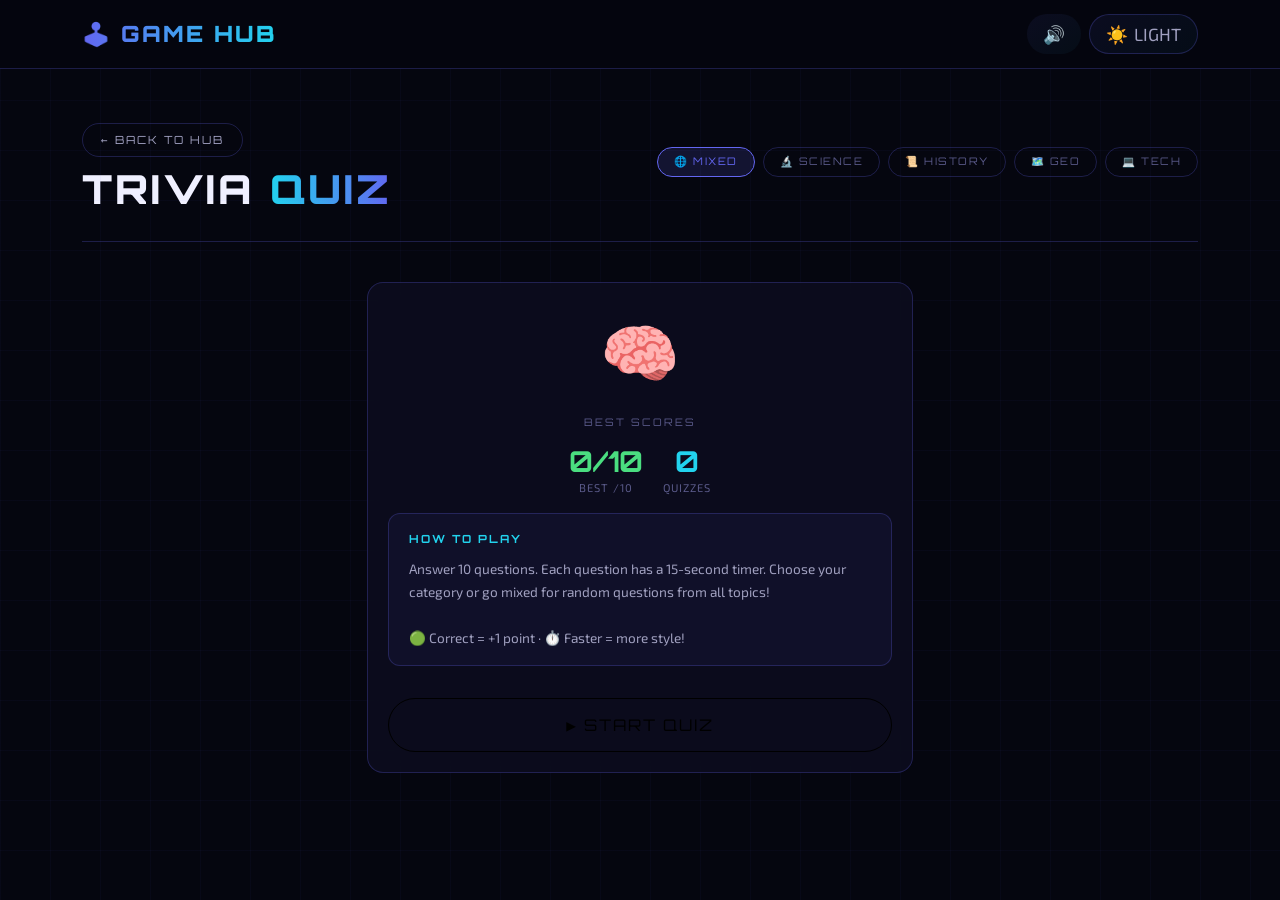
<file: quiz.html>
<!DOCTYPE html>
<html lang="en">
<head>
  <meta charset="UTF-8"/>
  <meta name="viewport" content="width=device-width, initial-scale=1.0"/>
  <title>Trivia Quiz — Game Hub</title>
  <link rel="icon" href="data:image/svg+xml,<svg xmlns='http://www.w3.org/2000/svg' viewBox='0 0 100 100'><text y='.9em' font-size='90'>🧠</text></svg>"/>
  <link href="https://cdn.jsdelivr.net/npm/bootstrap@5.3.0/dist/css/bootstrap.min.css" rel="stylesheet"/>
  <link rel="stylesheet" href="css/style.css"/>
</head>
<body>
<div id="loading-screen">
  <div class="loader-logo">QUIZ</div>
  <div class="loader-bar-wrap"><div class="loader-bar"></div></div>
</div>

<nav class="navbar navbar-expand-lg">
  <div class="container">
    <a class="navbar-brand" href="index.html">🕹️ GAME HUB</a>
    <div class="ms-auto d-flex gap-2">
      <button id="sound-toggle" class="theme-toggle border-0">🔊</button>
      <button id="theme-toggle" class="theme-toggle">☀️ <span>LIGHT</span></button>
    </div>
  </div>
</nav>

<main class="container py-4">
  <div class="game-page-header d-flex justify-content-between align-items-center flex-wrap gap-3">
    <div>
      <a href="index.html" class="back-btn mb-2 d-inline-flex">← BACK TO HUB</a>
      <h1 class="game-page-title">TRIVIA <span>QUIZ</span></h1>
    </div>
    <div class="difficulty-tabs" id="category-tabs">
      <button class="diff-tab active" data-cat="mixed">🌐 MIXED</button>
      <button class="diff-tab" data-cat="science">🔬 SCIENCE</button>
      <button class="diff-tab" data-cat="history">📜 HISTORY</button>
      <button class="diff-tab" data-cat="geo">🗺️ GEO</button>
      <button class="diff-tab" data-cat="tech">💻 TECH</button>
    </div>
  </div>

  <!-- Start Screen -->
  <div id="start-screen">
    <div class="row justify-content-center">
      <div class="col-lg-6">
        <div class="score-panel text-center">
          <div style="font-size:4rem;margin-bottom:16px">🧠</div>
          <div class="score-title mb-3">BEST SCORES</div>
          <div class="score-nums justify-content-center">
            <div class="score-num-item">
              <div class="score-num-value win-color" id="start-best">0</div>
              <div class="score-num-label">BEST /10</div>
            </div>
            <div class="score-num-item">
              <div class="score-num-value cyan-color" id="start-total">0</div>
              <div class="score-num-label">QUIZZES</div>
            </div>
          </div>
          <div class="instructions-box mt-3" style="text-align:left">
            <strong>HOW TO PLAY</strong>
            Answer 10 questions. Each question has a 15-second timer. Choose your category or go mixed for random questions from all topics!<br/><br/>
            🟢 Correct = +1 point · ⏱️ Faster = more style!
          </div>
          <button class="btn-neon btn-neon-yellow mt-2 w-100" style="font-size:1rem;padding:14px" id="btn-start-quiz">▶ START QUIZ</button>
        </div>
      </div>
    </div>
  </div>

  <!-- Quiz Screen -->
  <div id="quiz-screen" style="display:none">
    <div class="row g-4">
      <div class="col-lg-4 col-md-5">
        <div class="score-panel">
          <div class="score-title">PROGRESS</div>
          <div class="score-nums">
            <div class="score-num-item">
              <div class="score-num-value win-color" id="q-correct">0</div>
              <div class="score-num-label">CORRECT</div>
            </div>
            <div class="score-num-item">
              <div class="score-num-value lose-color" id="q-wrong">0</div>
              <div class="score-num-label">WRONG</div>
            </div>
            <div class="score-num-item">
              <div class="score-num-value cyan-color" id="q-timer">15</div>
              <div class="score-num-label">SECONDS</div>
            </div>
          </div>
          <!-- Timer bar -->
          <div class="attempts-bar mt-3">
            <div id="timer-bar" class="attempts-bar-fill" style="width:100%"></div>
          </div>
        </div>

        <div class="score-panel">
          <div class="score-title">LIFELINES</div>
          <div class="d-flex flex-column gap-2">
            <button class="btn-neon btn-neon-purple" id="ll-50" style="font-size:0.7rem">50/50 — Remove 2 Wrong</button>
            <button class="btn-neon btn-neon-cyan" id="ll-skip" style="font-size:0.7rem">SKIP — Skip Question</button>
          </div>
          <div style="font-family:var(--font-display);font-size:0.6rem;letter-spacing:1px;color:var(--text-muted);margin-top:8px">ONE USE EACH PER GAME</div>
        </div>
      </div>

      <div class="col-lg-8 col-md-7">
        <div class="quiz-q-counter" id="q-counter">QUESTION 1 OF 10</div>
        <div class="quiz-progress mb-3">
          <div class="quiz-progress-fill" id="quiz-progress-fill" style="width:0%"></div>
        </div>
        <div class="quiz-question" id="quiz-question">Loading question...</div>
        <div class="quiz-options" id="quiz-options"></div>
      </div>
    </div>
  </div>
</main>

<!-- Result Modal -->
<div class="modal fade" id="result-modal" tabindex="-1" aria-hidden="true">
  <div class="modal-dialog modal-dialog-centered">
    <div class="modal-content text-center p-2">
      <div class="modal-body py-4">
        <span class="result-emoji" id="modal-emoji">🏆</span>
        <div class="result-title" id="modal-title">QUIZ COMPLETE!</div>
        <div class="result-subtitle" id="modal-subtitle"></div>
        <div style="margin-top:20px" id="modal-breakdown"></div>
      </div>
      <div class="modal-footer justify-content-center border-0 pb-4">
        <button class="btn-neon btn-neon-yellow me-2" id="modal-again" data-bs-dismiss="modal">↺ PLAY AGAIN</button>
        <button class="btn-neon btn-neon-purple" onclick="window.location.href='index.html'">← HUB</button>
      </div>
    </div>
  </div>
</div>

<script src="https://cdn.jsdelivr.net/npm/bootstrap@5.3.0/dist/js/bootstrap.bundle.min.js"></script>
<script src="js/utils.js"></script>
<script>
/* ── Question Bank ── */
const QUESTIONS = {
  science: [
    { q:"What is the chemical symbol for gold?", a:"Au", opts:["Ag","Au","Fe","Cu"] },
    { q:"How many bones are in the adult human body?", a:"206", opts:["182","206","228","246"] },
    { q:"What planet is known as the Red Planet?", a:"Mars", opts:["Jupiter","Venus","Mars","Saturn"] },
    { q:"What is the speed of light (approx)?", a:"300,000 km/s", opts:["150,000 km/s","300,000 km/s","500,000 km/s","1,000 km/s"] },
    { q:"What gas do plants absorb from the atmosphere?", a:"CO₂", opts:["O₂","N₂","CO₂","H₂"] },
    { q:"What is the powerhouse of the cell?", a:"Mitochondria", opts:["Nucleus","Ribosome","Mitochondria","Lysosome"] },
    { q:"What element has the atomic number 1?", a:"Hydrogen", opts:["Helium","Oxygen","Carbon","Hydrogen"] },
    { q:"What is the largest planet in our solar system?", a:"Jupiter", opts:["Saturn","Neptune","Uranus","Jupiter"] },
    { q:"What is H₂O more commonly known as?", a:"Water", opts:["Salt","Water","Acid","Oxygen"] },
    { q:"In which organ does digestion primarily begin?", a:"Mouth", opts:["Stomach","Liver","Intestine","Mouth"] },
  ],
  history: [
    { q:"In what year did World War II end?", a:"1945", opts:["1942","1943","1945","1947"] },
    { q:"Who was the first US President?", a:"George Washington", opts:["Abraham Lincoln","Thomas Jefferson","George Washington","John Adams"] },
    { q:"The Great Wall of China was primarily built to protect against which people?", a:"Mongols", opts:["Romans","Persians","Mongols","Huns"] },
    { q:"In what year did the Berlin Wall fall?", a:"1989", opts:["1985","1987","1989","1991"] },
    { q:"What empire was ruled by Julius Caesar?", a:"Roman", opts:["Greek","Persian","Ottoman","Roman"] },
    { q:"Who painted the Mona Lisa?", a:"Leonardo da Vinci", opts:["Michelangelo","Raphael","Leonardo da Vinci","Botticelli"] },
    { q:"In what year did the Titanic sink?", a:"1912", opts:["1905","1908","1912","1915"] },
    { q:"The French Revolution began in which year?", a:"1789", opts:["1776","1789","1800","1815"] },
    { q:"Who was the first person to walk on the moon?", a:"Neil Armstrong", opts:["Buzz Aldrin","Yuri Gagarin","Neil Armstrong","John Glenn"] },
    { q:"Which ancient wonder was located in Alexandria?", a:"Lighthouse", opts:["Colossus","Lighthouse","Hanging Gardens","Statue of Zeus"] },
  ],
  geo: [
    { q:"What is the capital of Australia?", a:"Canberra", opts:["Sydney","Melbourne","Canberra","Brisbane"] },
    { q:"What is the longest river in the world?", a:"Nile", opts:["Amazon","Yangtze","Nile","Mississippi"] },
    { q:"How many continents are there?", a:"7", opts:["5","6","7","8"] },
    { q:"What is the capital of Japan?", a:"Tokyo", opts:["Osaka","Kyoto","Tokyo","Hiroshima"] },
    { q:"Which country has the most natural lakes?", a:"Canada", opts:["Russia","USA","Canada","Brazil"] },
    { q:"What is the smallest country in the world?", a:"Vatican City", opts:["Monaco","San Marino","Vatican City","Liechtenstein"] },
    { q:"Which desert is the largest in the world?", a:"Antarctic Desert", opts:["Sahara","Gobi","Arabian","Antarctic Desert"] },
    { q:"What is the highest mountain in the world?", a:"Mount Everest", opts:["K2","Kangchenjunga","Mount Everest","Makalu"] },
    { q:"Which ocean is the largest?", a:"Pacific", opts:["Atlantic","Indian","Pacific","Arctic"] },
    { q:"What country has the most population?", a:"India", opts:["China","USA","India","Indonesia"] },
  ],
  tech: [
    { q:"What does 'HTTP' stand for?", a:"HyperText Transfer Protocol", opts:["HyperText Transfer Protocol","High-Tech Transfer Protocol","Hyperlink Text Transfer Process","HyperText Tracking Protocol"] },
    { q:"Who co-founded Apple with Steve Jobs?", a:"Steve Wozniak", opts:["Bill Gates","Steve Wozniak","Jony Ive","Tim Cook"] },
    { q:"What does 'CPU' stand for?", a:"Central Processing Unit", opts:["Central Power Unit","Computer Processing Unit","Central Processing Unit","Control Processing Unit"] },
    { q:"Which company created the Python programming language?", a:"None — created by Guido", opts:["Google","Microsoft","None — created by Guido","Apple"] },
    { q:"What year was the first iPhone released?", a:"2007", opts:["2004","2005","2007","2009"] },
    { q:"What does 'HTML' stand for?", a:"HyperText Markup Language", opts:["HyperText Markup Language","High-Tech Modern Language","HyperText Modern Layout","Hyperlink Text Machine Language"] },
    { q:"What is the name of the world's most visited website (as of recent years)?", a:"Google", opts:["YouTube","Facebook","Google","Wikipedia"] },
    { q:"What programming language runs in the browser?", a:"JavaScript", opts:["Java","Python","JavaScript","PHP"] },
    { q:"What does 'AI' stand for in computing?", a:"Artificial Intelligence", opts:["Automated Integration","Artificial Intelligence","Advanced Internet","Automated Interface"] },
    { q:"What is the binary representation of the decimal 10?", a:"1010", opts:["1000","1010","1100","1001"] },
  ]
};

// Build mixed
QUESTIONS.mixed = [];
Object.values(QUESTIONS).forEach(qs => QUESTIONS.mixed.push(...qs));

/* ── Quiz State ── */
let currentCat = 'mixed';
let questions = [];
let currentQ = 0;
let correct = 0, wrong = 0;
let timerInterval = null;
let timeLeft = 15;
let ll50Used = false, llSkipUsed = false;
let answered = false;

const modal = new bootstrap.Modal(document.getElementById('result-modal'));

function startQuiz() {
  document.getElementById('start-screen').style.display = 'none';
  document.getElementById('quiz-screen').style.display = 'block';
  ll50Used = false; llSkipUsed = false;
  document.getElementById('ll-50').disabled = false;
  document.getElementById('ll-50').style.opacity = '1';
  document.getElementById('ll-skip').disabled = false;
  document.getElementById('ll-skip').style.opacity = '1';
  correct = 0; wrong = 0; currentQ = 0;
  updateProgressScore();

  // Pick 10 random unique questions
  const pool = [...QUESTIONS[currentCat]];
  shuffle(pool);
  questions = pool.slice(0, 10);

  loadQuestion();
}

function loadQuestion() {
  if (currentQ >= questions.length) { endQuiz(); return; }
  answered = false;
  clearInterval(timerInterval);
  timeLeft = 15;

  const q = questions[currentQ];
  document.getElementById('q-counter').textContent = `QUESTION ${currentQ+1} OF ${questions.length}`;
  document.getElementById('quiz-progress-fill').style.width = `${(currentQ/questions.length)*100}%`;
  document.getElementById('quiz-question').textContent = q.q;

  // Shuffle options
  const opts = shuffle([...q.opts]);
  const letters = ['A','B','C','D'];
  document.getElementById('quiz-options').innerHTML = opts.map((o,i) => `
    <button class="quiz-option" data-answer="${o}">
      <span class="option-letter">${letters[i]}</span>
      ${o}
    </button>
  `).join('');

  document.querySelectorAll('.quiz-option').forEach(btn => {
    btn.addEventListener('click', () => selectAnswer(btn, q.a));
  });

  startTimer();
}

function startTimer() {
  document.getElementById('q-timer').textContent = timeLeft;
  document.getElementById('timer-bar').style.width = '100%';
  timerInterval = setInterval(() => {
    timeLeft--;
    document.getElementById('q-timer').textContent = timeLeft;
    document.getElementById('timer-bar').style.width = `${(timeLeft/15)*100}%`;
    if (timeLeft <= 0) {
      clearInterval(timerInterval);
      if (!answered) timeOut();
    }
  }, 1000);
}

function timeOut() {
  answered = true;
  playSound('wrong');
  wrong++;
  updateProgressScore();
  // Highlight correct
  document.querySelectorAll('.quiz-option').forEach(btn => {
    if (btn.dataset.answer === questions[currentQ].a) btn.classList.add('correct');
    btn.classList.add('disabled');
  });
  setTimeout(() => { currentQ++; loadQuestion(); }, 1200);
}

function selectAnswer(btn, correct_answer) {
  if (answered) return;
  answered = true;
  clearInterval(timerInterval);

  document.querySelectorAll('.quiz-option').forEach(b => b.classList.add('disabled'));

  if (btn.dataset.answer === correct_answer) {
    btn.classList.add('correct');
    playSound('correct');
    correct++;
  } else {
    btn.classList.add('wrong');
    playSound('wrong');
    wrong++;
    // Show correct
    document.querySelectorAll('.quiz-option').forEach(b => {
      if (b.dataset.answer === correct_answer) b.classList.add('correct');
    });
  }

  updateProgressScore();
  setTimeout(() => { currentQ++; loadQuestion(); }, 1200);
}

function updateProgressScore() {
  document.getElementById('q-correct').textContent = correct;
  document.getElementById('q-wrong').textContent = wrong;
}

function endQuiz() {
  clearInterval(timerInterval);
  document.getElementById('quiz-progress-fill').style.width = '100%';

  const s = getScore('quiz');
  if (correct > (s.best||0)) saveScore('quiz', { ...s, best: correct });
  incrementScore('quiz', 'total');

  if (correct >= 10) launchConfetti(60);
  if (correct >= 8) playSound('win');

  const grade = correct>=9?'🌟 PERFECT!':correct>=7?'🏆 EXCELLENT!':correct>=5?'👍 GOOD JOB!':'📚 KEEP LEARNING!';
  document.getElementById('modal-emoji').textContent = correct>=8?'🏆':correct>=5?'👍':'📚';
  document.getElementById('modal-title').textContent = `${correct}/10 CORRECT`;
  document.getElementById('modal-subtitle').textContent = grade;
  document.getElementById('modal-breakdown').innerHTML = `
    <div style="font-family:var(--font-display);font-size:0.8rem;color:var(--text-secondary);line-height:2.2">
      <div>✅ Correct: <span style="color:var(--neon-green)">${correct}</span></div>
      <div>❌ Wrong: <span style="color:var(--neon-pink)">${wrong}</span></div>
      <div>📈 Accuracy: <span style="color:var(--neon-cyan)">${Math.round((correct/questions.length)*100)}%</span></div>
      <div>🏅 Best Score: <span style="color:var(--neon-yellow)">${Math.max(correct, s.best||0)}/10</span></div>
    </div>`;

  updateStartScreen();
  modal.show();
}

function updateStartScreen() {
  const s = getScore('quiz');
  document.getElementById('start-best').textContent = (s.best||0) + '/10';
  document.getElementById('start-total').textContent = s.total||0;
}

// Lifelines
document.getElementById('ll-50').addEventListener('click', () => {
  if (ll50Used || answered) return;
  ll50Used = true;
  document.getElementById('ll-50').disabled = true;
  document.getElementById('ll-50').style.opacity = '0.4';
  const q = questions[currentQ];
  const allOpts = document.querySelectorAll('.quiz-option');
  let removed = 0;
  allOpts.forEach(btn => {
    if (btn.dataset.answer !== q.a && removed < 2) {
      btn.style.opacity = '0.2';
      btn.disabled = true;
      removed++;
    }
  });
});

document.getElementById('ll-skip').addEventListener('click', () => {
  if (llSkipUsed || answered) return;
  llSkipUsed = true;
  document.getElementById('ll-skip').disabled = true;
  document.getElementById('ll-skip').style.opacity = '0.4';
  answered = true;
  clearInterval(timerInterval);
  currentQ++;
  setTimeout(loadQuestion, 300);
});

// Category tabs
document.querySelectorAll('#category-tabs .diff-tab').forEach(tab => {
  tab.addEventListener('click', () => {
    document.querySelectorAll('#category-tabs .diff-tab').forEach(t=>t.classList.remove('active'));
    tab.classList.add('active');
    currentCat = tab.dataset.cat;
  });
});

document.getElementById('btn-start-quiz').addEventListener('click', startQuiz);
document.getElementById('modal-again').addEventListener('click', () => {
  document.getElementById('quiz-screen').style.display = 'none';
  document.getElementById('start-screen').style.display = 'block';
  updateStartScreen();
});

function shuffle(a) {
  for (let i=a.length-1;i>0;i--){const j=Math.floor(Math.random()*(i+1));[a[i],a[j]]=[a[j],a[i]];}
  return a;
}

document.addEventListener('DOMContentLoaded', updateStartScreen);
</script>
</body>
</html>
</file>
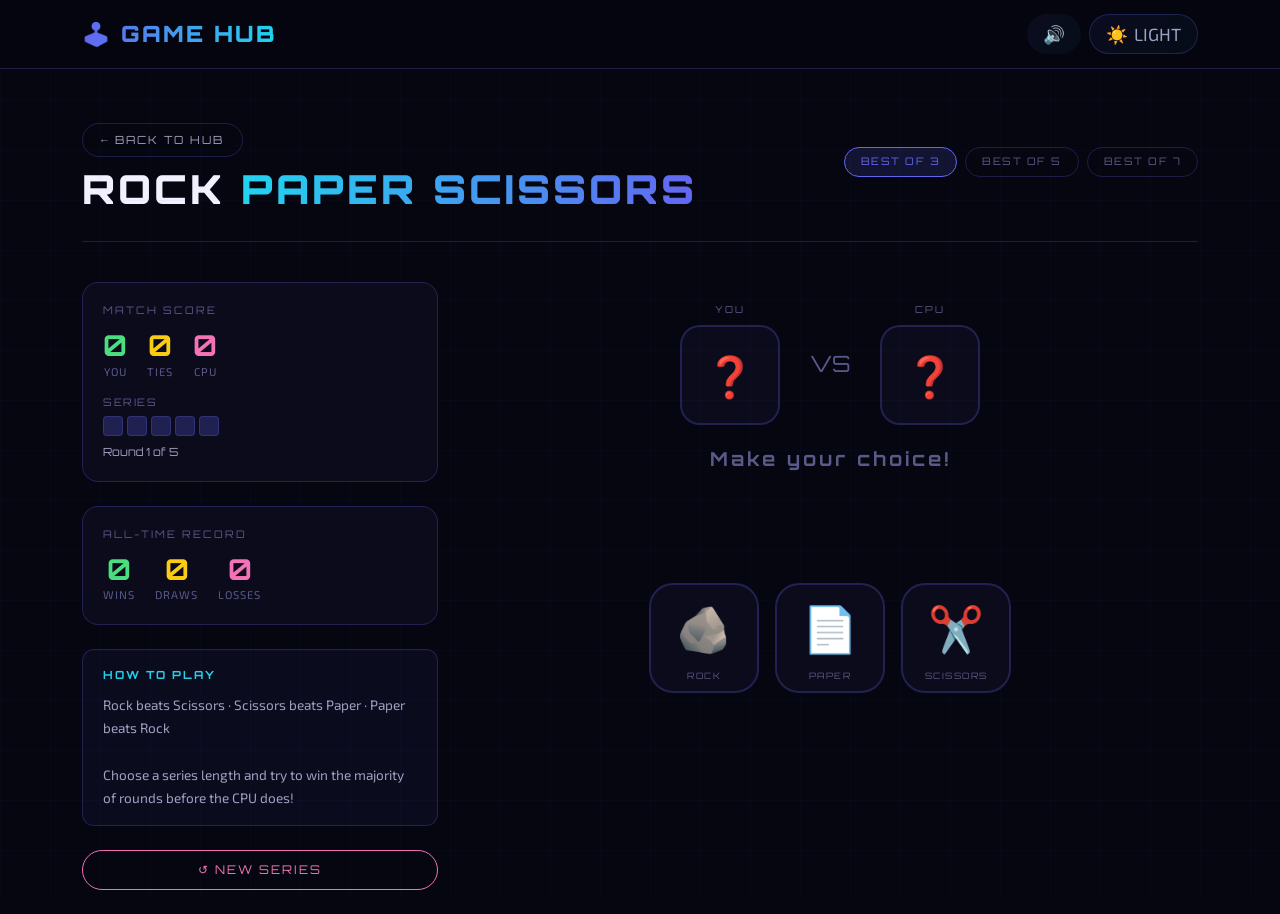
<file: rps.html>
<!DOCTYPE html>
<html lang="en">
<head>
  <meta charset="UTF-8"/>
  <meta name="viewport" content="width=device-width, initial-scale=1.0"/>
  <title>Rock Paper Scissors — Game Hub</title>
  <link rel="icon" href="data:image/svg+xml,<svg xmlns='http://www.w3.org/2000/svg' viewBox='0 0 100 100'><text y='.9em' font-size='90'>✂️</text></svg>"/>
  <link href="https://cdn.jsdelivr.net/npm/bootstrap@5.3.0/dist/css/bootstrap.min.css" rel="stylesheet"/>
  <link rel="stylesheet" href="css/style.css"/>
</head>
<body>
<div id="loading-screen">
  <div class="loader-logo">RPS</div>
  <div class="loader-bar-wrap"><div class="loader-bar"></div></div>
</div>

<nav class="navbar navbar-expand-lg">
  <div class="container">
    <a class="navbar-brand" href="index.html">🕹️ GAME HUB</a>
    <div class="ms-auto d-flex gap-2">
      <button id="sound-toggle" class="theme-toggle border-0">🔊</button>
      <button id="theme-toggle" class="theme-toggle">☀️ <span>LIGHT</span></button>
    </div>
  </div>
</nav>

<main class="container py-4">
  <div class="game-page-header d-flex justify-content-between align-items-center flex-wrap gap-3">
    <div>
      <a href="index.html" class="back-btn mb-2 d-inline-flex">← BACK TO HUB</a>
      <h1 class="game-page-title">ROCK <span>PAPER SCISSORS</span></h1>
    </div>
    <div class="difficulty-tabs">
      <button class="diff-tab active" data-rounds="3">BEST OF 3</button>
      <button class="diff-tab" data-rounds="5">BEST OF 5</button>
      <button class="diff-tab" data-rounds="7">BEST OF 7</button>
    </div>
  </div>

  <div class="row g-4">
    <div class="col-lg-4 col-md-5">
      <div class="score-panel">
        <div class="score-title">MATCH SCORE</div>
        <div class="score-nums">
          <div class="score-num-item">
            <div class="score-num-value win-color" id="score-you">0</div>
            <div class="score-num-label">YOU</div>
          </div>
          <div class="score-num-item">
            <div class="score-num-value draw-color" id="score-tie">0</div>
            <div class="score-num-label">TIES</div>
          </div>
          <div class="score-num-item">
            <div class="score-num-value lose-color" id="score-cpu">0</div>
            <div class="score-num-label">CPU</div>
          </div>
        </div>
        <div style="margin-top:14px;">
          <div style="font-family:var(--font-display);font-size:0.65rem;letter-spacing:1.5px;color:var(--text-muted);margin-bottom:6px">SERIES</div>
          <div id="series-bar" style="display:flex;gap:4px;flex-wrap:wrap"></div>
          <div style="font-family:var(--font-display);font-size:0.7rem;color:var(--text-secondary);margin-top:8px">Round <span id="round-num">1</span> of <span id="total-rounds">3</span></div>
        </div>
      </div>

      <div class="score-panel">
        <div class="score-title">ALL-TIME RECORD</div>
        <div class="score-nums">
          <div class="score-num-item">
            <div class="score-num-value win-color" id="all-wins">0</div>
            <div class="score-num-label">WINS</div>
          </div>
          <div class="score-num-item">
            <div class="score-num-value draw-color" id="all-draws">0</div>
            <div class="score-num-label">DRAWS</div>
          </div>
          <div class="score-num-item">
            <div class="score-num-value lose-color" id="all-losses">0</div>
            <div class="score-num-label">LOSSES</div>
          </div>
        </div>
      </div>

      <div class="instructions-box">
        <strong>HOW TO PLAY</strong>
        Rock beats Scissors · Scissors beats Paper · Paper beats Rock<br/><br/>
        Choose a series length and try to win the majority of rounds before the CPU does!
      </div>
      <button class="btn-neon btn-neon-pink w-100" id="btn-reset">↺ NEW SERIES</button>
    </div>

    <div class="col-lg-8 col-md-7">
      <!-- Arena display -->
      <div class="rps-arena">
        <div style="text-align:center">
          <div class="rps-label" style="margin-bottom:8px">YOU</div>
          <div class="rps-player-choice" id="choice-you">
            <span id="choice-you-emoji" style="font-size:2.5rem">❓</span>
          </div>
        </div>
        <div class="rps-vs">VS</div>
        <div style="text-align:center">
          <div class="rps-label" style="margin-bottom:8px">CPU</div>
          <div class="rps-cpu-choice" id="choice-cpu">
            <span id="choice-cpu-emoji" style="font-size:2.5rem">❓</span>
          </div>
        </div>
      </div>

      <!-- Result text -->
      <div class="rps-result" id="rps-result" style="color:var(--text-muted)">Make your choice!</div>

      <!-- Countdown display -->
      <div id="countdown-display" style="font-family:var(--font-display);font-size:3rem;font-weight:900;text-align:center;color:var(--neon-cyan);min-height:60px;margin:8px 0"></div>

      <!-- Choices -->
      <div class="rps-choices" id="rps-choices">
        <button class="rps-btn" data-choice="rock">
          🪨
          <span class="label">ROCK</span>
        </button>
        <button class="rps-btn" data-choice="paper">
          📄
          <span class="label">PAPER</span>
        </button>
        <button class="rps-btn" data-choice="scissors">
          ✂️
          <span class="label">SCISSORS</span>
        </button>
      </div>
    </div>
  </div>
</main>

<!-- Result Modal -->
<div class="modal fade" id="result-modal" tabindex="-1" aria-hidden="true">
  <div class="modal-dialog modal-dialog-centered">
    <div class="modal-content text-center p-2">
      <div class="modal-body py-4">
        <span class="result-emoji" id="modal-emoji">🏆</span>
        <div class="result-title" id="modal-title">YOU WIN!</div>
        <div class="result-subtitle" id="modal-subtitle">Dominated the series!</div>
        <div style="margin-top:16px;font-family:var(--font-display);font-size:0.8rem;color:var(--text-secondary)" id="modal-final-score"></div>
      </div>
      <div class="modal-footer justify-content-center border-0 pb-4">
        <button class="btn-neon btn-neon-pink me-2" id="modal-rematch" data-bs-dismiss="modal">↺ REMATCH</button>
        <button class="btn-neon btn-neon-purple" onclick="window.location.href='index.html'">← HUB</button>
      </div>
    </div>
  </div>
</div>

<script src="https://cdn.jsdelivr.net/npm/bootstrap@5.3.0/dist/js/bootstrap.bundle.min.js"></script>
<script src="js/utils.js"></script>
<script>
/* ── Rock Paper Scissors ── */
const CHOICES = ['rock', 'paper', 'scissors'];
const EMOJIS = { rock:'🪨', paper:'📄', scissors:'✂️' };
const BEATS = { rock:'scissors', scissors:'paper', paper:'rock' };

let wins=0, losses=0, ties=0;
let seriesTarget = 3;
let seriesResults = [];
let roundActive = true;

const modal = new bootstrap.Modal(document.getElementById('result-modal'));

function initRPS() {
  wins=0; losses=0; ties=0; seriesResults=[];
  roundActive = true;
  document.getElementById('score-you').textContent = 0;
  document.getElementById('score-tie').textContent = 0;
  document.getElementById('score-cpu').textContent = 0;
  document.getElementById('choice-you-emoji').textContent = '❓';
  document.getElementById('choice-cpu-emoji').textContent = '❓';
  document.getElementById('rps-result').textContent = 'Make your choice!';
  document.getElementById('rps-result').style.color = 'var(--text-muted)';
  document.getElementById('round-num').textContent = 1;
  document.getElementById('total-rounds').textContent = seriesTarget * 2 - 1;
  document.getElementById('countdown-display').textContent = '';
  setButtonsEnabled(true);
  renderSeriesBar();
  refreshAllTimeScores();
}

function setButtonsEnabled(state) {
  document.querySelectorAll('.rps-btn').forEach(b => {
    b.style.opacity = state ? '1' : '0.4';
    b.style.pointerEvents = state ? 'auto' : 'none';
  });
}

// Handle choice
document.querySelectorAll('.rps-btn').forEach(btn => {
  btn.addEventListener('click', () => {
    if (!roundActive) return;
    playChoice(btn.dataset.choice);
  });
});

async function playChoice(playerChoice) {
  roundActive = false;
  setButtonsEnabled(false);

  // Animate countdown
  const cntEl = document.getElementById('countdown-display');
  for (const txt of ['3','2','1','🎲']) {
    cntEl.textContent = txt;
    playSound('tick');
    await delay(300);
  }
  cntEl.textContent = '';

  const cpuChoice = CHOICES[Math.floor(Math.random() * 3)];
  document.getElementById('choice-you-emoji').textContent = EMOJIS[playerChoice];
  document.getElementById('choice-cpu-emoji').textContent = EMOJIS[cpuChoice];

  // Animate shake
  document.getElementById('choice-you').classList.add('rps-shake');
  document.getElementById('choice-cpu').classList.add('rps-shake');
  setTimeout(() => {
    document.getElementById('choice-you').classList.remove('rps-shake');
    document.getElementById('choice-cpu').classList.remove('rps-shake');
  }, 500);

  let result;
  const resultEl = document.getElementById('rps-result');

  if (playerChoice === cpuChoice) {
    result = 'tie';
    ties++;
    resultEl.textContent = "🤝 IT'S A TIE!";
    resultEl.style.color = 'var(--neon-yellow)';
    playSound('draw');
    seriesResults.push('tie');
    document.getElementById('score-tie').textContent = ties;
  } else if (BEATS[playerChoice] === cpuChoice) {
    result = 'win';
    wins++;
    resultEl.textContent = `✅ ${playerChoice.toUpperCase()} BEATS ${cpuChoice.toUpperCase()}!`;
    resultEl.style.color = 'var(--neon-green)';
    playSound('win');
    seriesResults.push('win');
    document.getElementById('score-you').textContent = wins;
  } else {
    result = 'lose';
    losses++;
    resultEl.textContent = `❌ ${cpuChoice.toUpperCase()} BEATS ${playerChoice.toUpperCase()}!`;
    resultEl.style.color = 'var(--neon-pink)';
    playSound('lose');
    seriesResults.push('lose');
    document.getElementById('score-cpu').textContent = losses;
  }

  renderSeriesBar();
  document.getElementById('round-num').textContent = seriesResults.filter(r=>r!=='tie').length + 1;

  // Check series end
  if (wins >= seriesTarget || losses >= seriesTarget) {
    const didWin = wins >= seriesTarget;
    await delay(600);
    if (didWin) {
      incrementScore('rps', 'wins');
      launchConfetti(40);
    } else {
      incrementScore('rps', 'losses');
    }
    refreshAllTimeScores();
    document.getElementById('modal-emoji').textContent = didWin ? '🏆' : '😔';
    document.getElementById('modal-title').textContent = didWin ? 'YOU WIN THE SERIES!' : 'CPU WINS THE SERIES!';
    document.getElementById('modal-subtitle').textContent = didWin ? 'Excellent decision-making!' : 'Better luck next time!';
    document.getElementById('modal-final-score').textContent = `Final: ${wins} — ${losses}`;
    modal.show();
  } else {
    await delay(700);
    roundActive = true;
    setButtonsEnabled(true);
  }
}

function renderSeriesBar() {
  const bar = document.getElementById('series-bar');
  const needed = seriesTarget * 2 - 1;
  bar.innerHTML = Array.from({length: needed}, (_,i) => {
    const r = seriesResults[i];
    const color = r==='win'?'var(--neon-green)':r==='lose'?'var(--neon-pink)':r==='tie'?'var(--neon-yellow)':'var(--glass-border)';
    return `<div style="width:20px;height:20px;border-radius:4px;background:${color};border:1px solid var(--glass-border)"></div>`;
  }).join('');
}

function refreshAllTimeScores() {
  const s = getScore('rps');
  document.getElementById('all-wins').textContent = s.wins||0;
  document.getElementById('all-draws').textContent = s.draws||0;
  document.getElementById('all-losses').textContent = s.losses||0;
}

function delay(ms) { return new Promise(r => setTimeout(r,ms)); }

// Difficulty tabs (series length)
document.querySelectorAll('.diff-tab').forEach(tab => {
  tab.addEventListener('click', () => {
    document.querySelectorAll('.diff-tab').forEach(t=>t.classList.remove('active'));
    tab.classList.add('active');
    seriesTarget = parseInt(tab.dataset.rounds);
    initRPS();
  });
});

document.getElementById('btn-reset').addEventListener('click', initRPS);
document.getElementById('modal-rematch').addEventListener('click', initRPS);

document.addEventListener('DOMContentLoaded', initRPS);
</script>
</body>
</html>
</file>
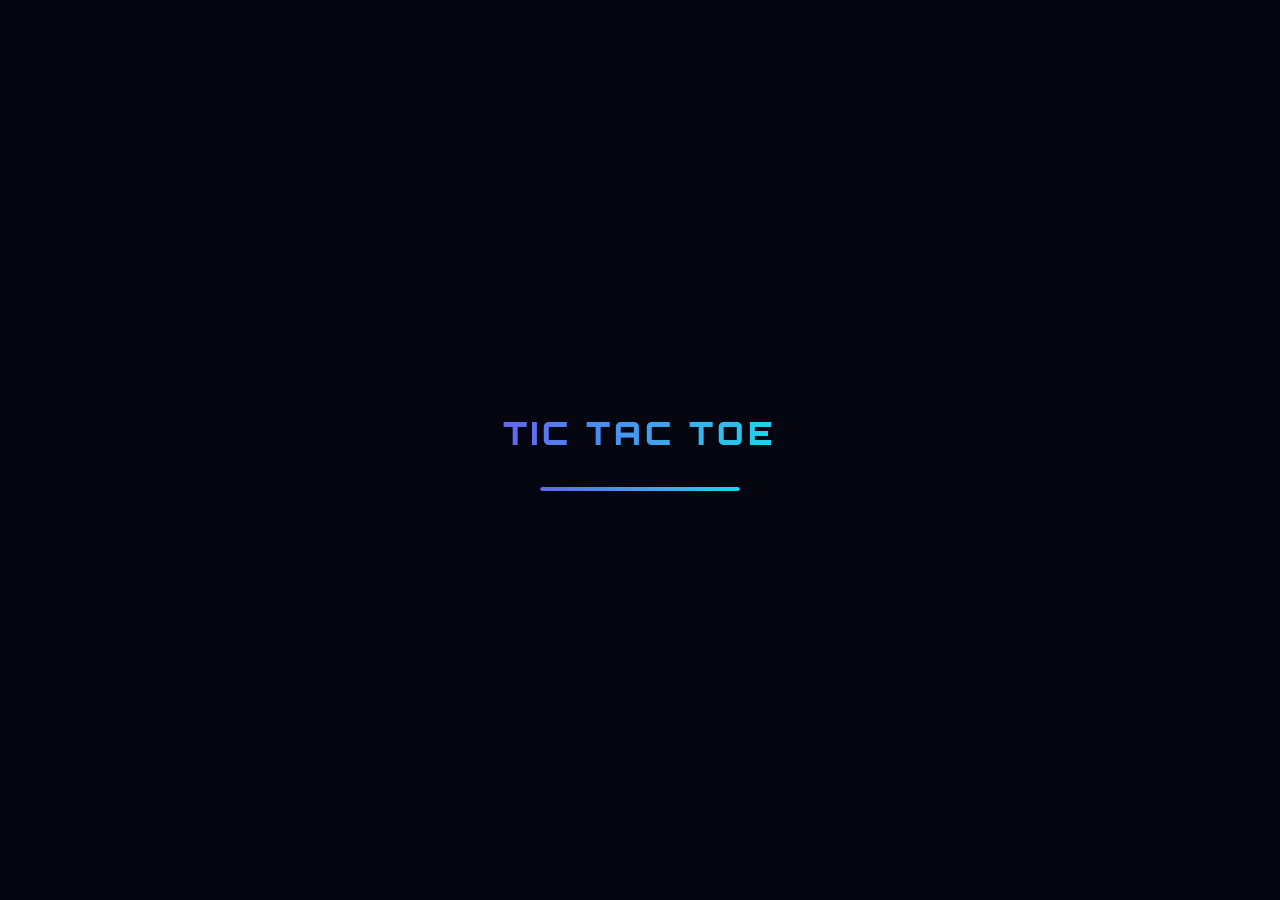
<file: tictactoe.html>
<!DOCTYPE html>
<html lang="en">
<head>
  <meta charset="UTF-8"/>
  <meta name="viewport" content="width=device-width, initial-scale=1.0"/>
  <title>Tic Tac Toe — Game Hub</title>
  <link rel="icon" href="data:image/svg+xml,<svg xmlns='http://www.w3.org/2000/svg' viewBox='0 0 100 100'><text y='.9em' font-size='90'>🎯</text></svg>"/>
  <link href="https://cdn.jsdelivr.net/npm/bootstrap@5.3.0/dist/css/bootstrap.min.css" rel="stylesheet"/>
  <link rel="stylesheet" href="css/style.css"/>
</head>
<body>
<div id="loading-screen">
  <div class="loader-logo">TIC TAC TOE</div>
  <div class="loader-bar-wrap"><div class="loader-bar"></div></div>
</div>

<nav class="navbar navbar-expand-lg">
  <div class="container">
    <a class="navbar-brand" href="index.html">🕹️ GAME HUB</a>
    <div class="ms-auto d-flex gap-2">
      <button id="sound-toggle" class="theme-toggle border-0">🔊</button>
      <button id="theme-toggle" class="theme-toggle">☀️ <span>LIGHT</span></button>
    </div>
  </div>
</nav>

<main class="container py-4">
  <!-- Header -->
  <div class="game-page-header d-flex justify-content-between align-items-center flex-wrap gap-3">
    <div>
      <a href="index.html" class="back-btn mb-2 d-inline-flex">← BACK TO HUB</a>
      <h1 class="game-page-title">TIC <span>TAC TOE</span></h1>
    </div>
    <div class="d-flex gap-2 flex-wrap">
      <div class="difficulty-tabs">
        <button class="diff-tab active" data-mode="pvp">👥 PvP</button>
        <button class="diff-tab" data-mode="easy">🤖 Easy</button>
        <button class="diff-tab" data-mode="hard">💀 Hard</button>
      </div>
    </div>
  </div>

  <div class="row g-4">
    <div class="col-lg-4 col-md-5">
      <!-- Score Panel -->
      <div class="score-panel">
        <div class="score-title">SCOREBOARD</div>
        <div class="score-nums">
          <div class="score-num-item">
            <div class="score-num-value win-color" id="score-x">0</div>
            <div class="score-num-label">X WINS</div>
          </div>
          <div class="score-num-item">
            <div class="score-num-value draw-color" id="score-draw">0</div>
            <div class="score-num-label">DRAWS</div>
          </div>
          <div class="score-num-item">
            <div class="score-num-value lose-color" id="score-o">0</div>
            <div class="score-num-label">O WINS</div>
          </div>
        </div>
      </div>
      <!-- Instructions -->
      <div class="instructions-box">
        <strong>HOW TO PLAY</strong>
        Get 3 in a row — horizontally, vertically, or diagonally — before your opponent!<br/><br/>
        <b>PvP:</b> Two players take turns on the same device.<br/>
        <b>Easy:</b> AI plays randomly.<br/>
        <b>Hard:</b> AI uses minimax — try to beat it!
      </div>
      <button class="btn-neon btn-neon-cyan w-100 mb-3" id="btn-reset">↺ RESET GAME</button>
      <button class="btn-neon btn-neon-pink w-100" id="btn-clear-scores">CLEAR SCORES</button>
    </div>

    <div class="col-lg-8 col-md-7 d-flex flex-column align-items-center">
      <!-- Turn indicator -->
      <div class="ttt-status" id="ttt-status">PLAYER X'S TURN</div>
      <!-- Board -->
      <div class="ttt-board" id="ttt-board">
        <div class="ttt-cell" data-i="0"></div>
        <div class="ttt-cell" data-i="1"></div>
        <div class="ttt-cell" data-i="2"></div>
        <div class="ttt-cell" data-i="3"></div>
        <div class="ttt-cell" data-i="4"></div>
        <div class="ttt-cell" data-i="5"></div>
        <div class="ttt-cell" data-i="6"></div>
        <div class="ttt-cell" data-i="7"></div>
        <div class="ttt-cell" data-i="8"></div>
      </div>
    </div>
  </div>
</main>

<!-- Result Modal -->
<div class="modal fade" id="result-modal" tabindex="-1" aria-hidden="true">
  <div class="modal-dialog modal-dialog-centered">
    <div class="modal-content text-center p-2">
      <div class="modal-body py-4">
        <span class="result-emoji" id="modal-emoji">🎉</span>
        <div class="result-title" id="modal-title">PLAYER X WINS!</div>
        <div class="result-subtitle" id="modal-subtitle">3 in a row! Outstanding play.</div>
      </div>
      <div class="modal-footer justify-content-center border-0 pb-4">
        <button class="btn-neon btn-neon-cyan me-2" id="modal-play-again" data-bs-dismiss="modal">▶ PLAY AGAIN</button>
        <button class="btn-neon btn-neon-purple" onclick="window.location.href='index.html'">← HUB</button>
      </div>
    </div>
  </div>
</div>

<script src="https://cdn.jsdelivr.net/npm/bootstrap@5.3.0/dist/js/bootstrap.bundle.min.js"></script>
<script src="js/utils.js"></script>
<script>
/* ── Tic Tac Toe Game Logic ── */
let board = Array(9).fill('');
let currentPlayer = 'X';
let gameMode = 'pvp'; // pvp | easy | hard
let gameActive = true;
let sessionScores = { X: 0, O: 0, draw: 0 };

const WINS = [[0,1,2],[3,4,5],[6,7,8],[0,3,6],[1,4,7],[2,5,8],[0,4,8],[2,4,6]];

// DOM refs
const cells = document.querySelectorAll('.ttt-cell');
const statusEl = document.getElementById('ttt-status');
const scoreX = document.getElementById('score-x');
const scoreO = document.getElementById('score-o');
const scoreDraw = document.getElementById('score-draw');
const modal = new bootstrap.Modal(document.getElementById('result-modal'));

// Init
function initGame() {
  board = Array(9).fill('');
  currentPlayer = 'X';
  gameActive = true;
  cells.forEach(c => {
    c.textContent = '';
    c.className = 'ttt-cell';
  });
  updateStatus();
}

function updateStatus() {
  const isAI = gameMode !== 'pvp';
  const who = isAI && currentPlayer === 'O' ? '🤖 AI\'S TURN' : `PLAYER ${currentPlayer}'S TURN`;
  statusEl.textContent = who;
  statusEl.style.color = currentPlayer === 'X' ? 'var(--neon-cyan)' : 'var(--neon-pink)';
}

// Click handler
cells.forEach(cell => {
  cell.addEventListener('click', () => handleMove(parseInt(cell.dataset.i)));
});

function handleMove(i) {
  if (!gameActive || board[i]) return;
  makeMove(i, currentPlayer);
  if (!gameActive) return;
  if (gameMode !== 'pvp' && currentPlayer === 'O') {
    setTimeout(aiMove, 350);
  }
}

function makeMove(i, player) {
  board[i] = player;
  const cell = cells[i];
  cell.textContent = player;
  cell.classList.add(player.toLowerCase(), 'filled', 'pop');
  playSound('pop');

  const win = checkWin(board, player);
  if (win) {
    win.forEach(idx => cells[idx].classList.add('win-cell'));
    gameActive = false;
    playSound('win');
    launchConfetti(40);
    sessionScores[player]++;
    updateScoreDisplay();

    // Save to storage
    if (player === 'X' || gameMode === 'pvp') {
      incrementScore('tictactoe', 'wins');
    } else {
      incrementScore('tictactoe', 'losses');
    }

    setTimeout(() => showModal(player === 'X' ? '🎉' : '🤖',
      `PLAYER ${player} WINS!`, 'Three in a row — brilliant!'), 300);
    return;
  }

  if (!board.includes('')) {
    gameActive = false;
    playSound('draw');
    sessionScores.draw++;
    updateScoreDisplay();
    incrementScore('tictactoe', 'draws');
    setTimeout(() => showModal('🤝', 'DRAW!', 'A perfectly balanced game.'), 300);
    return;
  }

  currentPlayer = currentPlayer === 'X' ? 'O' : 'X';
  updateStatus();
}

function checkWin(b, p) {
  for (const combo of WINS) {
    if (combo.every(i => b[i] === p)) return combo;
  }
  return null;
}

/* ── AI Logic ── */
function aiMove() {
  if (!gameActive) return;
  let move;
  if (gameMode === 'easy') {
    const empty = board.reduce((acc,v,i) => v==='' ? [...acc,i] : acc, []);
    move = empty[Math.floor(Math.random() * empty.length)];
  } else {
    move = minimax(board, 'O').index;
  }
  if (move !== undefined) makeMove(move, 'O');
}

function minimax(b, player) {
  const empty = b.reduce((a,v,i) => v==='' ? [...a,i] : a, []);
  if (checkWin(b,'X')) return { score: -10 };
  if (checkWin(b,'O')) return { score: 10 };
  if (!empty.length) return { score: 0 };

  const moves = empty.map(i => {
    b[i] = player;
    const result = minimax(b, player==='O'?'X':'O');
    b[i] = '';
    return { index: i, score: result.score };
  });

  return moves.reduce((best,m) =>
    player==='O' ? (m.score > best.score ? m : best)
                 : (m.score < best.score ? m : best)
  );
}

/* ── UI Helpers ── */
function updateScoreDisplay() {
  scoreX.textContent = sessionScores.X;
  scoreO.textContent = sessionScores.O;
  scoreDraw.textContent = sessionScores.draw;
}

function showModal(emoji, title, subtitle) {
  document.getElementById('modal-emoji').textContent = emoji;
  document.getElementById('modal-title').textContent = title;
  document.getElementById('modal-subtitle').textContent = subtitle;
  modal.show();
}

// Difficulty tabs
document.querySelectorAll('.diff-tab').forEach(tab => {
  tab.addEventListener('click', () => {
    document.querySelectorAll('.diff-tab').forEach(t => t.classList.remove('active'));
    tab.classList.add('active');
    gameMode = tab.dataset.mode;
    initGame();
  });
});

document.getElementById('btn-reset').addEventListener('click', initGame);
document.getElementById('btn-clear-scores').addEventListener('click', () => {
  sessionScores = { X:0, O:0, draw:0 };
  updateScoreDisplay();
  initGame();
});
document.getElementById('modal-play-again').addEventListener('click', initGame);
</script>
</body>
</html>
</file>
<file: css/style.css>
/* =====================================================
   GAME HUB - Main Stylesheet
   Aesthetic: Neon Arcade / Retro-Futuristic Dark
   ===================================================== */

@import url('https://fonts.googleapis.com/css2?family=Orbitron:wght@400;600;700;900&family=Exo+2:ital,wght@0,300;0,400;0,600;1,300&display=swap');

/* ── CSS Variables ── */
:root {
  --bg-primary: #05060f;
  --bg-secondary: #0d0e1f;
  --bg-card: rgba(13,14,31,0.85);
  --glass-border: rgba(99,102,241,0.25);
  --neon-purple: #6366f1;
  --neon-cyan: #22d3ee;
  --neon-pink: #f472b6;
  --neon-green: #4ade80;
  --neon-orange: #fb923c;
  --neon-yellow: #facc15;
  --text-primary: #f0f0ff;
  --text-secondary: #a0a0c0;
  --text-muted: #5a5a8a;
  --gradient-hero: linear-gradient(135deg, #1a0533 0%, #05060f 40%, #001a2e 100%);
  --gradient-card: linear-gradient(145deg, rgba(99,102,241,0.08) 0%, rgba(34,211,238,0.04) 100%);
  --shadow-neon: 0 0 20px rgba(99,102,241,0.4), 0 0 60px rgba(99,102,241,0.15);
  --shadow-cyan: 0 0 20px rgba(34,211,238,0.4), 0 0 60px rgba(34,211,238,0.15);
  --shadow-pink: 0 0 20px rgba(244,114,182,0.4), 0 0 60px rgba(244,114,182,0.15);
  --transition: 0.3s cubic-bezier(0.4,0,0.2,1);
  --font-display: 'Orbitron', monospace;
  --font-body: 'Exo 2', sans-serif;
  --border-radius: 16px;
}

/* Light Mode */
body.light-mode {
  --bg-primary: #f0f0ff;
  --bg-secondary: #e8e8f8;
  --bg-card: rgba(255,255,255,0.88);
  --glass-border: rgba(99,102,241,0.3);
  --text-primary: #1a1a3a;
  --text-secondary: #4a4a7a;
  --text-muted: #8a8ab0;
  --gradient-hero: linear-gradient(135deg, #e0d7ff 0%, #f0f0ff 50%, #cff4ff 100%);
  --gradient-card: linear-gradient(145deg, rgba(99,102,241,0.07) 0%, rgba(34,211,238,0.04) 100%);
  --shadow-neon: 0 4px 24px rgba(99,102,241,0.25);
}

/* ── Base ── */
*, *::before, *::after { box-sizing: border-box; margin: 0; padding: 0; }

html { scroll-behavior: smooth; }

body {
  font-family: var(--font-body);
  background: var(--bg-primary);
  color: var(--text-primary);
  min-height: 100vh;
  transition: background var(--transition), color var(--transition);
  overflow-x: hidden;
}

/* Animated background grid */
body::before {
  content: '';
  position: fixed;
  inset: 0;
  background-image:
    linear-gradient(rgba(99,102,241,0.04) 1px, transparent 1px),
    linear-gradient(90deg, rgba(99,102,241,0.04) 1px, transparent 1px);
  background-size: 50px 50px;
  pointer-events: none;
  z-index: 0;
}

body.light-mode::before {
  background-image:
    linear-gradient(rgba(99,102,241,0.06) 1px, transparent 1px),
    linear-gradient(90deg, rgba(99,102,241,0.06) 1px, transparent 1px);
}

/* ── Navbar ── */
.navbar {
  background: rgba(5,6,15,0.92) !important;
  backdrop-filter: blur(20px);
  -webkit-backdrop-filter: blur(20px);
  border-bottom: 1px solid var(--glass-border);
  padding: 12px 0;
  position: sticky;
  top: 0;
  z-index: 1000;
  transition: background var(--transition);
}

body.light-mode .navbar {
  background: rgba(240,240,255,0.92) !important;
}

.navbar-brand {
  font-family: var(--font-display);
  font-size: 1.4rem;
  font-weight: 900;
  letter-spacing: 2px;
  background: linear-gradient(90deg, var(--neon-purple), var(--neon-cyan));
  -webkit-background-clip: text;
  -webkit-text-fill-color: transparent;
  background-clip: text;
  text-decoration: none;
}

.nav-link {
  color: var(--text-secondary) !important;
  font-family: var(--font-body);
  font-weight: 600;
  letter-spacing: 0.5px;
  transition: color var(--transition);
  position: relative;
  padding: 6px 14px !important;
}

.nav-link::after {
  content: '';
  position: absolute;
  bottom: 0; left: 50%;
  width: 0; height: 2px;
  background: linear-gradient(90deg, var(--neon-purple), var(--neon-cyan));
  transition: width var(--transition), left var(--transition);
}

.nav-link:hover { color: var(--text-primary) !important; }
.nav-link:hover::after { width: 80%; left: 10%; }

/* ── Theme Toggle ── */
.theme-toggle {
  background: var(--gradient-card);
  border: 1px solid var(--glass-border);
  border-radius: 50px;
  padding: 6px 16px;
  cursor: pointer;
  color: var(--text-secondary);
  font-size: 1.1rem;
  transition: all var(--transition);
  display: flex;
  align-items: center;
  gap: 6px;
  font-family: var(--font-body);
}

.theme-toggle:hover {
  border-color: var(--neon-cyan);
  color: var(--neon-cyan);
  box-shadow: var(--shadow-cyan);
}

/* ── Score Bar ── */
.score-bar {
  background: rgba(99,102,241,0.08);
  border-bottom: 1px solid var(--glass-border);
  padding: 8px 0;
  font-family: var(--font-display);
  font-size: 0.7rem;
  letter-spacing: 1.5px;
}

.score-item {
  display: inline-flex;
  align-items: center;
  gap: 6px;
  padding: 4px 14px;
  border-right: 1px solid var(--glass-border);
}

.score-item:last-child { border-right: none; }
.score-label { color: var(--text-muted); }
.score-value { color: var(--neon-cyan); font-weight: 700; }

/* ── Hero Section ── */
.hero {
  position: relative;
  padding: 80px 0 60px;
  text-align: center;
  overflow: hidden;
}

.hero-bg-orbs {
  position: absolute;
  inset: 0;
  pointer-events: none;
  z-index: 0;
}

.orb {
  position: absolute;
  border-radius: 50%;
  filter: blur(80px);
  opacity: 0.25;
  animation: orb-drift 8s ease-in-out infinite;
}

.orb-1 { width: 400px; height: 400px; background: var(--neon-purple); top: -100px; left: -100px; animation-delay: 0s; }
.orb-2 { width: 300px; height: 300px; background: var(--neon-cyan); top: 50px; right: -80px; animation-delay: -3s; }
.orb-3 { width: 250px; height: 250px; background: var(--neon-pink); bottom: -80px; left: 40%; animation-delay: -5s; }

@keyframes orb-drift {
  0%, 100% { transform: translate(0,0) scale(1); }
  33% { transform: translate(30px,-20px) scale(1.05); }
  66% { transform: translate(-20px,25px) scale(0.95); }
}

.hero-content { position: relative; z-index: 1; }

.hero-title {
  font-family: var(--font-display);
  font-size: clamp(2.5rem, 6vw, 5rem);
  font-weight: 900;
  letter-spacing: 4px;
  background: linear-gradient(135deg, #fff 0%, var(--neon-cyan) 50%, var(--neon-purple) 100%);
  -webkit-background-clip: text;
  -webkit-text-fill-color: transparent;
  background-clip: text;
  line-height: 1.1;
  margin-bottom: 16px;
  text-shadow: none;
  animation: title-glow 3s ease-in-out infinite;
}

@keyframes title-glow {
  0%, 100% { filter: drop-shadow(0 0 20px rgba(99,102,241,0.5)); }
  50% { filter: drop-shadow(0 0 40px rgba(34,211,238,0.7)); }
}

.hero-subtitle {
  color: var(--text-secondary);
  font-size: 1.1rem;
  font-weight: 300;
  letter-spacing: 3px;
  text-transform: uppercase;
  margin-bottom: 40px;
}

/* Stats pills */
.stats-row {
  display: flex;
  justify-content: center;
  gap: 16px;
  flex-wrap: wrap;
  margin-bottom: 40px;
}

.stat-pill {
  background: var(--bg-card);
  border: 1px solid var(--glass-border);
  border-radius: 50px;
  padding: 10px 24px;
  backdrop-filter: blur(10px);
  display: flex;
  align-items: center;
  gap: 10px;
}

.stat-number {
  font-family: var(--font-display);
  font-size: 1.4rem;
  font-weight: 700;
  color: var(--neon-cyan);
}

.stat-text {
  font-size: 0.75rem;
  color: var(--text-muted);
  letter-spacing: 1px;
  text-transform: uppercase;
}

/* ── Game Cards ── */
.games-section { padding: 20px 0 80px; position: relative; z-index: 1; }
.section-title {
  font-family: var(--font-display);
  font-size: 0.85rem;
  letter-spacing: 4px;
  color: var(--text-muted);
  text-transform: uppercase;
  text-align: center;
  margin-bottom: 40px;
}

.game-card {
  background: var(--bg-card);
  border: 1px solid var(--glass-border);
  border-radius: var(--border-radius);
  backdrop-filter: blur(16px);
  -webkit-backdrop-filter: blur(16px);
  overflow: hidden;
  transition: transform var(--transition), box-shadow var(--transition), border-color var(--transition);
  cursor: pointer;
  position: relative;
  height: 100%;
  text-decoration: none;
  display: block;
}

.game-card:hover {
  transform: translateY(-8px) scale(1.02);
  text-decoration: none;
}

.game-card::before {
  content: '';
  position: absolute;
  inset: 0;
  background: var(--gradient-card);
  opacity: 0;
  transition: opacity var(--transition);
}
.game-card:hover::before { opacity: 1; }

/* Card accent top border per game */
.game-card::after {
  content: '';
  position: absolute;
  top: 0; left: 0; right: 0;
  height: 3px;
  background: var(--card-accent, var(--neon-purple));
  box-shadow: 0 0 12px var(--card-accent, var(--neon-purple));
  transform: scaleX(0);
  transition: transform 0.4s cubic-bezier(0.4,0,0.2,1);
}
.game-card:hover::after { transform: scaleX(1); }

.game-card-1 { --card-accent: var(--neon-cyan); }
.game-card-1:hover { border-color: rgba(34,211,238,0.5); box-shadow: var(--shadow-cyan); }

.game-card-2 { --card-accent: var(--neon-pink); }
.game-card-2:hover { border-color: rgba(244,114,182,0.5); box-shadow: var(--shadow-pink); }

.game-card-3 { --card-accent: var(--neon-purple); }
.game-card-3:hover { border-color: rgba(99,102,241,0.5); box-shadow: var(--shadow-neon); }

.game-card-4 { --card-accent: var(--neon-green); }
.game-card-4:hover { border-color: rgba(74,222,128,0.5); box-shadow: 0 0 20px rgba(74,222,128,0.4); }

.game-card-5 { --card-accent: var(--neon-orange); }
.game-card-5:hover { border-color: rgba(251,146,60,0.5); box-shadow: 0 0 20px rgba(251,146,60,0.4); }

.game-card-6 { --card-accent: var(--neon-yellow); }
.game-card-6:hover { border-color: rgba(250,204,21,0.5); box-shadow: 0 0 20px rgba(250,204,21,0.4); }

.game-card-body { padding: 28px; position: relative; z-index: 1; }

.game-icon-wrap {
  width: 72px; height: 72px;
  border-radius: 20px;
  display: flex; align-items: center; justify-content: center;
  font-size: 2rem;
  margin-bottom: 20px;
  position: relative;
  background: linear-gradient(135deg, rgba(99,102,241,0.15), rgba(34,211,238,0.08));
  border: 1px solid var(--glass-border);
  transition: transform var(--transition);
}
.game-card:hover .game-icon-wrap { transform: scale(1.1) rotate(-5deg); }

.game-title {
  font-family: var(--font-display);
  font-size: 1rem;
  font-weight: 700;
  letter-spacing: 1.5px;
  color: var(--text-primary);
  margin-bottom: 8px;
}

.game-desc {
  color: var(--text-secondary);
  font-size: 0.85rem;
  line-height: 1.6;
  margin-bottom: 20px;
}

.game-meta {
  display: flex;
  justify-content: space-between;
  align-items: center;
}

.game-badge {
  font-family: var(--font-display);
  font-size: 0.65rem;
  letter-spacing: 1.5px;
  padding: 4px 12px;
  border-radius: 50px;
  border: 1px solid;
}

.badge-cyan { color: var(--neon-cyan); border-color: rgba(34,211,238,0.4); background: rgba(34,211,238,0.08); }
.badge-pink { color: var(--neon-pink); border-color: rgba(244,114,182,0.4); background: rgba(244,114,182,0.08); }
.badge-purple { color: var(--neon-purple); border-color: rgba(99,102,241,0.4); background: rgba(99,102,241,0.08); }
.badge-green { color: var(--neon-green); border-color: rgba(74,222,128,0.4); background: rgba(74,222,128,0.08); }
.badge-orange { color: var(--neon-orange); border-color: rgba(251,146,60,0.4); background: rgba(251,146,60,0.08); }
.badge-yellow { color: var(--neon-yellow); border-color: rgba(250,204,21,0.4); background: rgba(250,204,21,0.08); }

.play-btn {
  font-family: var(--font-display);
  font-size: 0.7rem;
  letter-spacing: 2px;
  padding: 8px 20px;
  border-radius: 50px;
  border: 1px solid var(--glass-border);
  background: transparent;
  color: var(--text-secondary);
  transition: all var(--transition);
  text-decoration: none;
}

.game-card:hover .play-btn {
  background: var(--card-accent);
  border-color: var(--card-accent);
  color: #fff;
  box-shadow: 0 0 16px var(--card-accent);
}

.game-score-display {
  font-family: var(--font-display);
  font-size: 0.65rem;
  color: var(--text-muted);
  letter-spacing: 1px;
}

/* ── Footer ── */
.footer {
  background: rgba(5,6,15,0.8);
  border-top: 1px solid var(--glass-border);
  padding: 30px 0;
  text-align: center;
  font-size: 0.8rem;
  color: var(--text-muted);
  letter-spacing: 1px;
  font-family: var(--font-display);
}

body.light-mode .footer { background: rgba(240,240,255,0.8); }

/* ── Loading Screen ── */
#loading-screen {
  position: fixed;
  inset: 0;
  background: var(--bg-primary);
  z-index: 9999;
  display: flex;
  flex-direction: column;
  align-items: center;
  justify-content: center;
  transition: opacity 0.5s, visibility 0.5s;
}

#loading-screen.hidden { opacity: 0; visibility: hidden; }

.loader-logo {
  font-family: var(--font-display);
  font-size: 2rem;
  font-weight: 900;
  letter-spacing: 4px;
  background: linear-gradient(90deg, var(--neon-purple), var(--neon-cyan));
  -webkit-background-clip: text;
  -webkit-text-fill-color: transparent;
  background-clip: text;
  margin-bottom: 30px;
}

.loader-bar-wrap {
  width: 200px;
  height: 4px;
  background: rgba(99,102,241,0.15);
  border-radius: 4px;
  overflow: hidden;
}

.loader-bar {
  height: 100%;
  background: linear-gradient(90deg, var(--neon-purple), var(--neon-cyan));
  border-radius: 4px;
  animation: load 1s ease forwards;
}

@keyframes load {
  from { width: 0; }
  to { width: 100%; }
}

/* ── Game Pages Shared Styles ── */
.game-page-header {
  padding: 30px 0 20px;
  border-bottom: 1px solid var(--glass-border);
  margin-bottom: 40px;
}

.back-btn {
  display: inline-flex;
  align-items: center;
  gap: 8px;
  font-family: var(--font-display);
  font-size: 0.7rem;
  letter-spacing: 2px;
  color: var(--text-secondary);
  text-decoration: none;
  border: 1px solid var(--glass-border);
  border-radius: 50px;
  padding: 8px 18px;
  transition: all var(--transition);
}

.back-btn:hover {
  color: var(--neon-cyan);
  border-color: var(--neon-cyan);
  box-shadow: var(--shadow-cyan);
  text-decoration: none;
}

.game-page-title {
  font-family: var(--font-display);
  font-size: clamp(1.5rem, 4vw, 2.5rem);
  font-weight: 900;
  letter-spacing: 3px;
  color: var(--text-primary);
}

.game-page-title span {
  background: linear-gradient(90deg, var(--neon-cyan), var(--neon-purple));
  -webkit-background-clip: text;
  -webkit-text-fill-color: transparent;
  background-clip: text;
}

/* Scoreboard panel */
.score-panel {
  background: var(--bg-card);
  border: 1px solid var(--glass-border);
  border-radius: var(--border-radius);
  padding: 20px;
  backdrop-filter: blur(16px);
  margin-bottom: 24px;
}

.score-panel .score-title {
  font-family: var(--font-display);
  font-size: 0.65rem;
  letter-spacing: 2px;
  color: var(--text-muted);
  text-transform: uppercase;
  margin-bottom: 12px;
}

.score-nums {
  display: flex;
  gap: 20px;
  flex-wrap: wrap;
}

.score-num-item {
  text-align: center;
}

.score-num-value {
  font-family: var(--font-display);
  font-size: 1.8rem;
  font-weight: 700;
  line-height: 1;
}

.score-num-label {
  font-size: 0.7rem;
  color: var(--text-muted);
  letter-spacing: 1px;
  margin-top: 4px;
}

.win-color { color: var(--neon-green); }
.lose-color { color: var(--neon-pink); }
.draw-color { color: var(--neon-yellow); }
.cyan-color { color: var(--neon-cyan); }

/* Neon Buttons */
.btn-neon {
  font-family: var(--font-display);
  font-size: 0.75rem;
  letter-spacing: 2px;
  padding: 10px 28px;
  border-radius: 50px;
  border: 1px solid;
  background: transparent;
  cursor: pointer;
  transition: all var(--transition);
  text-transform: uppercase;
}

.btn-neon-cyan {
  color: var(--neon-cyan);
  border-color: var(--neon-cyan);
}
.btn-neon-cyan:hover {
  background: var(--neon-cyan);
  color: var(--bg-primary);
  box-shadow: var(--shadow-cyan);
}

.btn-neon-purple {
  color: var(--neon-purple);
  border-color: var(--neon-purple);
}
.btn-neon-purple:hover {
  background: var(--neon-purple);
  color: #fff;
  box-shadow: var(--shadow-neon);
}

.btn-neon-pink {
  color: var(--neon-pink);
  border-color: var(--neon-pink);
}
.btn-neon-pink:hover {
  background: var(--neon-pink);
  color: #fff;
  box-shadow: var(--shadow-pink);
}

.btn-neon-green {
  color: var(--neon-green);
  border-color: var(--neon-green);
}
.btn-neon-green:hover {
  background: var(--neon-green);
  color: var(--bg-primary);
  box-shadow: 0 0 20px rgba(74,222,128,0.5);
}

.btn-neon-orange {
  color: var(--neon-orange);
  border-color: var(--neon-orange);
}
.btn-neon-orange:hover {
  background: var(--neon-orange);
  color: #fff;
  box-shadow: 0 0 20px rgba(251,146,60,0.5);
}

/* Instructions box */
.instructions-box {
  background: rgba(99,102,241,0.06);
  border: 1px solid var(--glass-border);
  border-radius: 12px;
  padding: 16px 20px;
  margin-bottom: 24px;
  font-size: 0.85rem;
  color: var(--text-secondary);
  line-height: 1.7;
}

.instructions-box strong {
  font-family: var(--font-display);
  font-size: 0.7rem;
  letter-spacing: 2px;
  color: var(--neon-cyan);
  display: block;
  margin-bottom: 8px;
}

/* Win/lose pulse */
@keyframes win-pulse {
  0% { box-shadow: 0 0 0 0 rgba(74,222,128,0.7); }
  70% { box-shadow: 0 0 0 20px rgba(74,222,128,0); }
  100% { box-shadow: 0 0 0 0 rgba(74,222,128,0); }
}

@keyframes lose-pulse {
  0% { box-shadow: 0 0 0 0 rgba(244,114,182,0.7); }
  70% { box-shadow: 0 0 0 20px rgba(244,114,182,0); }
  100% { box-shadow: 0 0 0 0 rgba(244,114,182,0); }
}

.animate-win { animation: win-pulse 0.6s ease-out 3; }
.animate-lose { animation: lose-pulse 0.6s ease-out 3; }

/* ── TIC TAC TOE ── */
.ttt-board {
  display: grid;
  grid-template-columns: repeat(3,1fr);
  gap: 16px;
  width: 100%;
  max-width: 520px;
  margin: 0 auto 24px;
}

.ttt-cell {
  aspect-ratio: 1;
  background: var(--bg-card);
  border: 2px solid var(--glass-border);
  border-radius: 16px;
  display: flex;
  align-items: center;
  justify-content: center;
  font-family: var(--font-display);
  font-size: clamp(2.2rem, 6vw, 4rem);
  font-weight: 900;
  cursor: pointer;
  transition: all var(--transition);
  user-select: none;
  position: relative;
  overflow: hidden;
  min-height: 100px;
}

.ttt-cell::before {
  content: '';
  position: absolute;
  inset: 0;
  background: radial-gradient(circle at center, rgba(99,102,241,0.1), transparent);
  opacity: 0;
  transition: opacity var(--transition);
}
.ttt-cell:hover:not(.filled)::before { opacity: 1; }
.ttt-cell:hover:not(.filled) { border-color: rgba(99,102,241,0.5); }

.ttt-cell.x { color: var(--neon-cyan); border-color: rgba(34,211,238,0.4); }
.ttt-cell.o { color: var(--neon-pink); border-color: rgba(244,114,182,0.4); }
.ttt-cell.win-cell { background: rgba(74,222,128,0.12); border-color: var(--neon-green); box-shadow: 0 0 20px rgba(74,222,128,0.3); }

.ttt-cell.pop { animation: cell-pop 0.3s cubic-bezier(0.34,1.56,0.64,1); }
@keyframes cell-pop {
  from { transform: scale(0.5); opacity: 0; }
  to { transform: scale(1); opacity: 1; }
}

.ttt-status {
  font-family: var(--font-display);
  font-size: 0.85rem;
  letter-spacing: 2px;
  text-align: center;
  margin-bottom: 20px;
  color: var(--text-secondary);
  min-height: 24px;
}

/* ── ROCK PAPER SCISSORS ── */
.rps-choices {
  display: flex;
  gap: 16px;
  justify-content: center;
  flex-wrap: wrap;
  margin: 30px 0;
}

.rps-btn {
  width: 110px;
  height: 110px;
  border-radius: 24px;
  background: var(--bg-card);
  border: 2px solid var(--glass-border);
  display: flex;
  flex-direction: column;
  align-items: center;
  justify-content: center;
  gap: 8px;
  cursor: pointer;
  transition: all var(--transition);
  font-size: 2.8rem;
  color: var(--text-primary);
  position: relative;
  overflow: hidden;
}

.rps-btn span.label {
  font-family: var(--font-display);
  font-size: 0.55rem;
  letter-spacing: 1.5px;
  color: var(--text-muted);
}

.rps-btn:hover {
  transform: translateY(-6px) scale(1.05);
  border-color: var(--neon-cyan);
  box-shadow: var(--shadow-cyan);
}

.rps-btn.selected { border-color: var(--neon-purple); box-shadow: var(--shadow-neon); }

.rps-arena {
  display: flex;
  align-items: center;
  justify-content: center;
  gap: 30px;
  margin: 20px 0;
  flex-wrap: wrap;
}

.rps-player-choice, .rps-cpu-choice {
  width: 100px; height: 100px;
  border-radius: 20px;
  background: var(--bg-card);
  border: 2px solid var(--glass-border);
  display: flex;
  flex-direction: column;
  align-items: center;
  justify-content: center;
  font-size: 2.5rem;
  gap: 4px;
}

.rps-vs {
  font-family: var(--font-display);
  font-size: 1.4rem;
  color: var(--text-muted);
}

.rps-label {
  font-family: var(--font-display);
  font-size: 0.6rem;
  letter-spacing: 2px;
  color: var(--text-muted);
}

.rps-result {
  font-family: var(--font-display);
  font-size: 1.2rem;
  font-weight: 700;
  letter-spacing: 3px;
  text-align: center;
  min-height: 32px;
  margin: 16px 0;
}

@keyframes shake {
  0%,100% { transform: translateX(0); }
  25% { transform: translateX(-8px) rotate(-5deg); }
  75% { transform: translateX(8px) rotate(5deg); }
}
.rps-shake { animation: shake 0.5s ease; }

/* ── MEMORY GAME ── */
.memory-board {
  display: grid;
  grid-template-columns: repeat(4,1fr);
  gap: 12px;
  width: 100%;
  max-width: 580px;
  margin: 0 auto 24px;
}

.memory-card {
  aspect-ratio: 1;
  perspective: 600px;
  cursor: pointer;
}

.memory-card-inner {
  width: 100%; height: 100%;
  position: relative;
  transform-style: preserve-3d;
  transition: transform 0.5s cubic-bezier(0.4,0,0.2,1);
  border-radius: 12px;
}

.memory-card.flipped .memory-card-inner,
.memory-card.matched .memory-card-inner {
  transform: rotateY(180deg);
}

.memory-card-front, .memory-card-back {
  position: absolute;
  inset: 0;
  border-radius: 12px;
  display: flex;
  align-items: center;
  justify-content: center;
  backface-visibility: hidden;
  -webkit-backface-visibility: hidden;
}

.memory-card-front {
  background: var(--bg-card);
  border: 2px solid var(--glass-border);
  font-size: 2rem;
  color: var(--text-muted);
}

.memory-card-back {
  background: linear-gradient(135deg, rgba(99,102,241,0.15), rgba(34,211,238,0.1));
  border: 2px solid rgba(99,102,241,0.4);
  transform: rotateY(180deg);
  font-size: 2.2rem;
}

.memory-card.matched .memory-card-back {
  border-color: var(--neon-green);
  background: linear-gradient(135deg, rgba(74,222,128,0.15), rgba(34,211,238,0.08));
  box-shadow: 0 0 16px rgba(74,222,128,0.3);
}

.memory-card:not(.flipped):not(.matched):hover .memory-card-front {
  border-color: rgba(99,102,241,0.5);
  box-shadow: var(--shadow-neon);
}

.memory-timer {
  font-family: var(--font-display);
  font-size: 1.8rem;
  color: var(--neon-cyan);
  text-align: center;
  margin-bottom: 12px;
}

/* ── NUMBER GUESS ── */
.guess-input-wrap {
  display: flex;
  gap: 12px;
  align-items: center;
  justify-content: center;
  flex-wrap: wrap;
  margin: 24px 0;
}

.guess-input {
  background: var(--bg-card);
  border: 2px solid var(--glass-border);
  border-radius: 12px;
  padding: 14px 20px;
  font-family: var(--font-display);
  font-size: 1.5rem;
  color: var(--text-primary);
  text-align: center;
  width: 140px;
  outline: none;
  transition: border-color var(--transition);
}

.guess-input:focus { border-color: var(--neon-cyan); box-shadow: var(--shadow-cyan); }
.guess-input::placeholder { color: var(--text-muted); font-size: 1rem; }

.guess-history {
  max-height: 160px;
  overflow-y: auto;
  margin: 16px 0;
  display: flex;
  flex-direction: column;
  gap: 6px;
}

.guess-entry {
  display: flex;
  align-items: center;
  gap: 12px;
  padding: 8px 14px;
  background: var(--bg-card);
  border-radius: 8px;
  border: 1px solid var(--glass-border);
  font-family: var(--font-display);
  font-size: 0.8rem;
}

.guess-number { color: var(--neon-cyan); font-weight: 700; min-width: 40px; }
.guess-hint-high { color: var(--neon-pink); }
.guess-hint-low { color: var(--neon-green); }

.guess-range-display {
  display: flex;
  align-items: center;
  justify-content: center;
  gap: 12px;
  margin: 16px 0;
  font-family: var(--font-display);
  font-size: 0.75rem;
  letter-spacing: 1px;
}

.range-pill {
  padding: 6px 16px;
  border-radius: 50px;
  border: 1px solid var(--glass-border);
  color: var(--text-secondary);
}

.range-num { color: var(--neon-yellow); font-weight: 700; }

/* Progress bar for attempts */
.attempts-bar {
  height: 6px;
  background: rgba(99,102,241,0.12);
  border-radius: 6px;
  overflow: hidden;
  margin: 12px 0;
}
.attempts-bar-fill {
  height: 100%;
  border-radius: 6px;
  background: linear-gradient(90deg, var(--neon-green), var(--neon-yellow), var(--neon-pink));
  transition: width 0.4s ease;
}

/* ── WHACK A MOLE ── */
.mole-grid {
  display: grid;
  grid-template-columns: repeat(3,1fr);
  gap: 14px;
  max-width: 360px;
  margin: 0 auto 24px;
}

.mole-hole {
  aspect-ratio: 1;
  background: var(--bg-card);
  border: 2px solid var(--glass-border);
  border-radius: 50%;
  display: flex;
  align-items: center;
  justify-content: center;
  font-size: 2.4rem;
  cursor: pointer;
  transition: all var(--transition);
  position: relative;
  overflow: hidden;
  user-select: none;
}

.mole-hole::before {
  content: '';
  position: absolute;
  bottom: 0; left: 0; right: 0;
  height: 40%;
  background: rgba(0,0,0,0.3);
  border-radius: 0 0 50% 50%;
}

.mole-hole.active {
  border-color: var(--neon-orange);
  box-shadow: 0 0 20px rgba(251,146,60,0.4);
  background: rgba(251,146,60,0.08);
}

.mole-hole.whacked {
  animation: whack-animate 0.2s ease;
}

@keyframes whack-animate {
  0% { transform: scale(1); }
  50% { transform: scale(0.85); background: rgba(251,146,60,0.3); }
  100% { transform: scale(1); }
}

.mole-emoji { transition: transform var(--transition); position: relative; z-index: 1; }
.mole-hole:not(.active) .mole-emoji { transform: translateY(120%); opacity: 0; }
.mole-hole.active .mole-emoji { transform: translateY(0); opacity: 1; }

.wam-timer {
  font-family: var(--font-display);
  font-size: 2.5rem;
  font-weight: 900;
  text-align: center;
  margin-bottom: 8px;
}

.wam-timer.danger { color: var(--neon-pink); animation: blink 0.5s ease infinite; }
.wam-timer.safe { color: var(--neon-cyan); }

@keyframes blink {
  0%,100% { opacity: 1; }
  50% { opacity: 0.4; }
}

/* ── QUIZ GAME ── */
.quiz-question {
  font-family: var(--font-body);
  font-size: 1.15rem;
  font-weight: 600;
  color: var(--text-primary);
  margin-bottom: 24px;
  line-height: 1.6;
  padding: 20px;
  background: var(--bg-card);
  border: 1px solid var(--glass-border);
  border-radius: var(--border-radius);
  border-left: 4px solid var(--neon-purple);
}

.quiz-options {
  display: flex;
  flex-direction: column;
  gap: 10px;
  margin-bottom: 24px;
}

.quiz-option {
  background: var(--bg-card);
  border: 2px solid var(--glass-border);
  border-radius: 12px;
  padding: 14px 20px;
  cursor: pointer;
  transition: all var(--transition);
  font-size: 0.95rem;
  color: var(--text-secondary);
  text-align: left;
  display: flex;
  align-items: center;
  gap: 14px;
}

.quiz-option:hover:not(.disabled) {
  border-color: rgba(99,102,241,0.5);
  color: var(--text-primary);
  transform: translateX(6px);
}

.quiz-option.correct {
  border-color: var(--neon-green);
  background: rgba(74,222,128,0.1);
  color: var(--neon-green);
}

.quiz-option.wrong {
  border-color: var(--neon-pink);
  background: rgba(244,114,182,0.1);
  color: var(--neon-pink);
}

.quiz-option.disabled { cursor: default; }

.option-letter {
  font-family: var(--font-display);
  font-size: 0.75rem;
  width: 28px; height: 28px;
  border-radius: 50%;
  background: var(--glass-border);
  display: flex;
  align-items: center;
  justify-content: center;
  flex-shrink: 0;
  letter-spacing: 0;
}

.quiz-progress {
  height: 4px;
  background: rgba(99,102,241,0.12);
  border-radius: 4px;
  overflow: hidden;
  margin-bottom: 24px;
}

.quiz-progress-fill {
  height: 100%;
  background: linear-gradient(90deg, var(--neon-purple), var(--neon-cyan));
  border-radius: 4px;
  transition: width 0.4s ease;
}

.quiz-q-counter {
  font-family: var(--font-display);
  font-size: 0.7rem;
  letter-spacing: 2px;
  color: var(--text-muted);
  margin-bottom: 8px;
}

/* ── Bootstrap Modal Overrides ── */
.modal-content {
  background: var(--bg-secondary) !important;
  border: 1px solid var(--glass-border) !important;
  border-radius: 20px !important;
  backdrop-filter: blur(20px);
  color: var(--text-primary) !important;
}

.modal-header { border-bottom: 1px solid var(--glass-border) !important; }
.modal-footer { border-top: 1px solid var(--glass-border) !important; }

.modal-title {
  font-family: var(--font-display) !important;
  letter-spacing: 2px;
}

.result-emoji {
  font-size: 5rem;
  display: block;
  text-align: center;
  margin: 20px 0 10px;
  animation: emoji-bounce 0.6s cubic-bezier(0.34,1.56,0.64,1);
}

@keyframes emoji-bounce {
  from { transform: scale(0) rotate(-20deg); opacity: 0; }
  to { transform: scale(1) rotate(0); opacity: 1; }
}

.result-title {
  font-family: var(--font-display);
  font-size: 1.5rem;
  font-weight: 700;
  letter-spacing: 3px;
  text-align: center;
  margin-bottom: 8px;
}

.result-subtitle {
  color: var(--text-secondary);
  text-align: center;
  font-size: 0.9rem;
}

/* ── Difficulty Selector ── */
.difficulty-tabs {
  display: flex;
  gap: 8px;
  margin-bottom: 20px;
  flex-wrap: wrap;
}

.diff-tab {
  font-family: var(--font-display);
  font-size: 0.65rem;
  letter-spacing: 1.5px;
  padding: 6px 16px;
  border-radius: 50px;
  border: 1px solid var(--glass-border);
  background: transparent;
  color: var(--text-muted);
  cursor: pointer;
  transition: all var(--transition);
}

.diff-tab.active, .diff-tab:hover {
  background: rgba(99,102,241,0.15);
  border-color: var(--neon-purple);
  color: var(--neon-purple);
}

/* ── Scrollbar ── */
::-webkit-scrollbar { width: 6px; }
::-webkit-scrollbar-track { background: var(--bg-primary); }
::-webkit-scrollbar-thumb { background: var(--glass-border); border-radius: 6px; }
::-webkit-scrollbar-thumb:hover { background: var(--neon-purple); }

/* ── Responsive ── */
@media (max-width: 576px) {
  .ttt-board { max-width: 100%; gap: 10px; }
  .ttt-cell { font-size: clamp(1.8rem, 10vw, 3rem); min-height: 80px; }
  .memory-board { grid-template-columns: repeat(4,1fr); gap: 8px; max-width: 100%; }
  .memory-card-front { font-size: 1.5rem; }
  .memory-card-back { font-size: 1.7rem; }
  .mole-grid { max-width: 300px; gap: 10px; }
  .rps-btn { width: 90px; height: 90px; font-size: 2.2rem; }
  .hero-title { letter-spacing: 2px; }
  .score-item { padding: 4px 8px; font-size: 0.6rem; }
}

/* Confetti particle */
.confetti-particle {
  position: fixed;
  width: 8px;
  height: 8px;
  border-radius: 2px;
  pointer-events: none;
  animation: confetti-fall 2s ease forwards;
  z-index: 9998;
}

@keyframes confetti-fall {
  0% { opacity: 1; transform: translateY(-20px) rotate(0deg); }
  100% { opacity: 0; transform: translateY(100vh) rotate(720deg); }
}

/* Achievement badge pop */
.achievement-toast {
  position: fixed;
  bottom: 30px;
  right: 30px;
  background: var(--bg-card);
  border: 1px solid var(--neon-yellow);
  border-radius: 16px;
  padding: 16px 20px;
  backdrop-filter: blur(16px);
  box-shadow: 0 0 30px rgba(250,204,21,0.3);
  z-index: 9997;
  animation: slide-up 0.5s cubic-bezier(0.34,1.56,0.64,1);
  max-width: 280px;
}

@keyframes slide-up {
  from { transform: translateY(100px); opacity: 0; }
  to { transform: translateY(0); opacity: 1; }
}

.achievement-toast.hiding {
  animation: slide-down 0.4s ease forwards;
}
@keyframes slide-down {
  to { transform: translateY(100px); opacity: 0; }
}

.ach-title {
  font-family: var(--font-display);
  font-size: 0.65rem;
  letter-spacing: 2px;
  color: var(--neon-yellow);
  margin-bottom: 4px;
}

.ach-text {
  font-size: 0.85rem;
  color: var(--text-primary);
}
</file>
